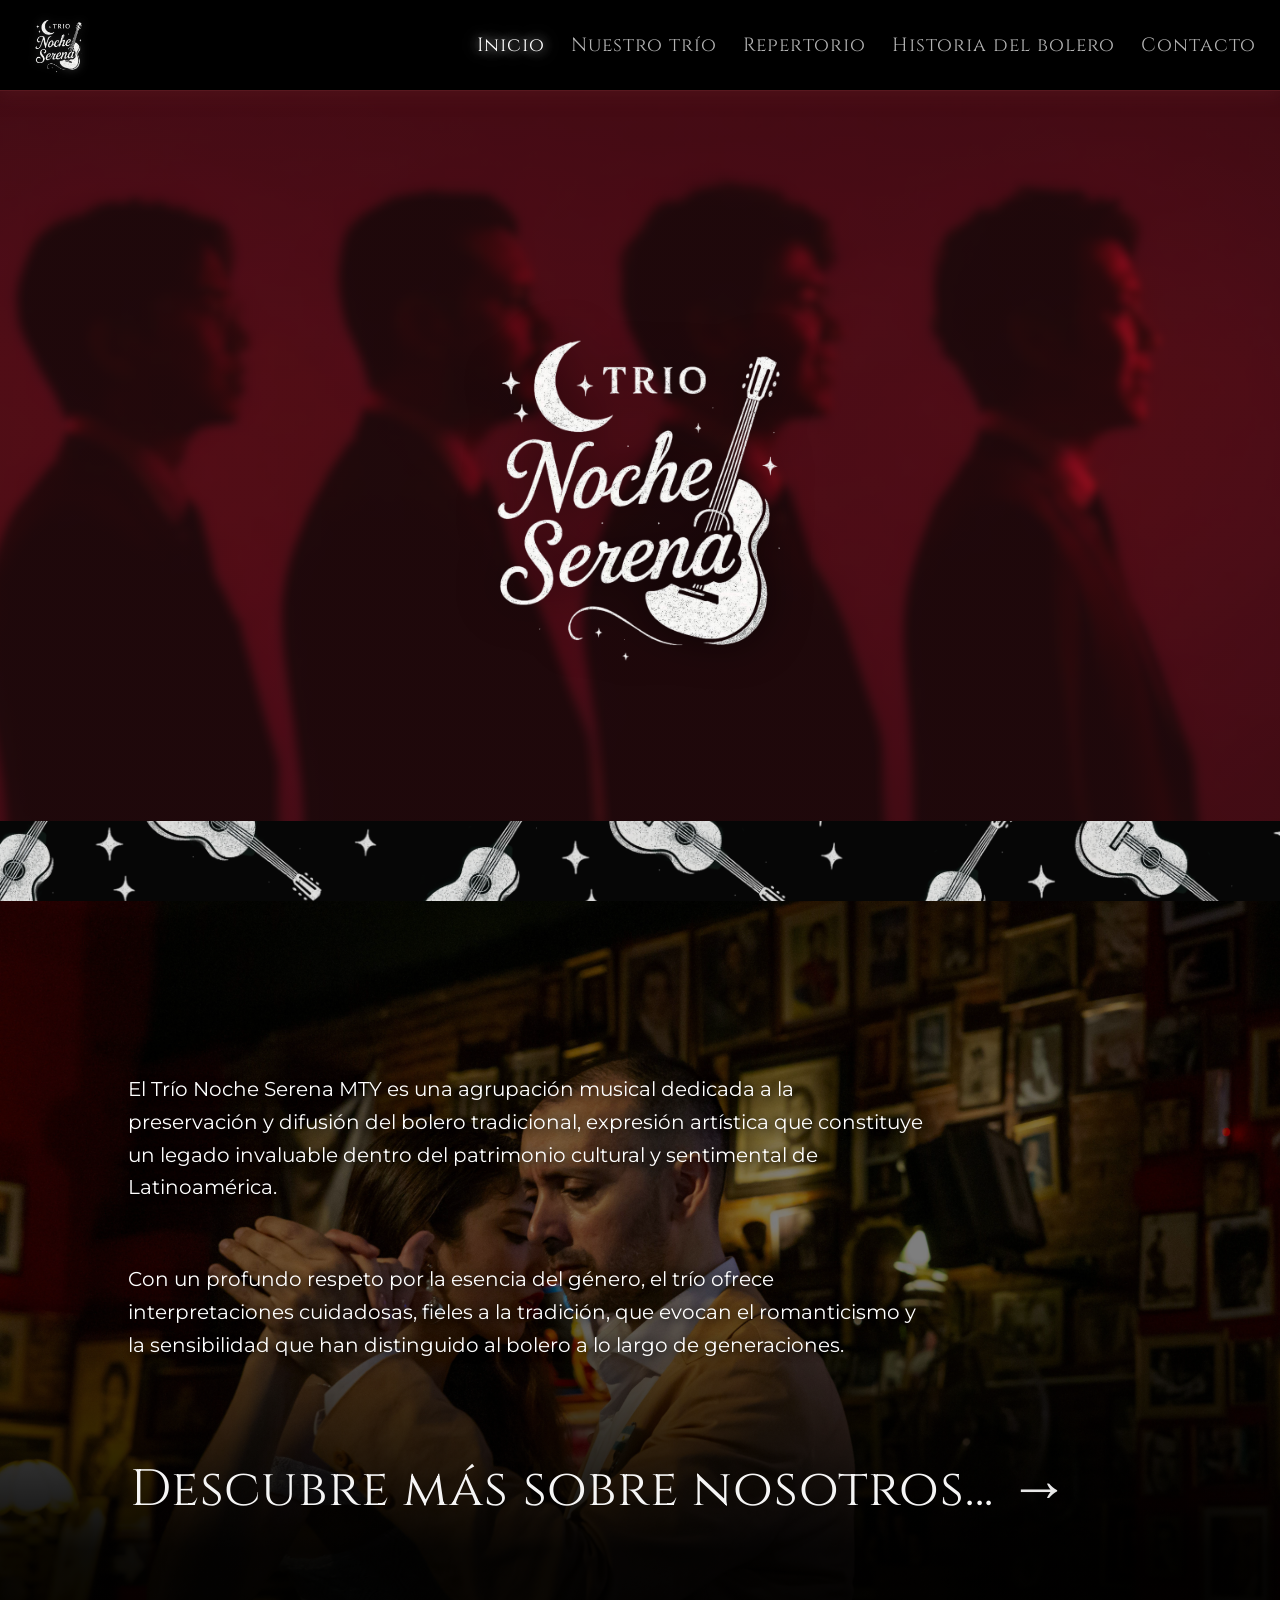
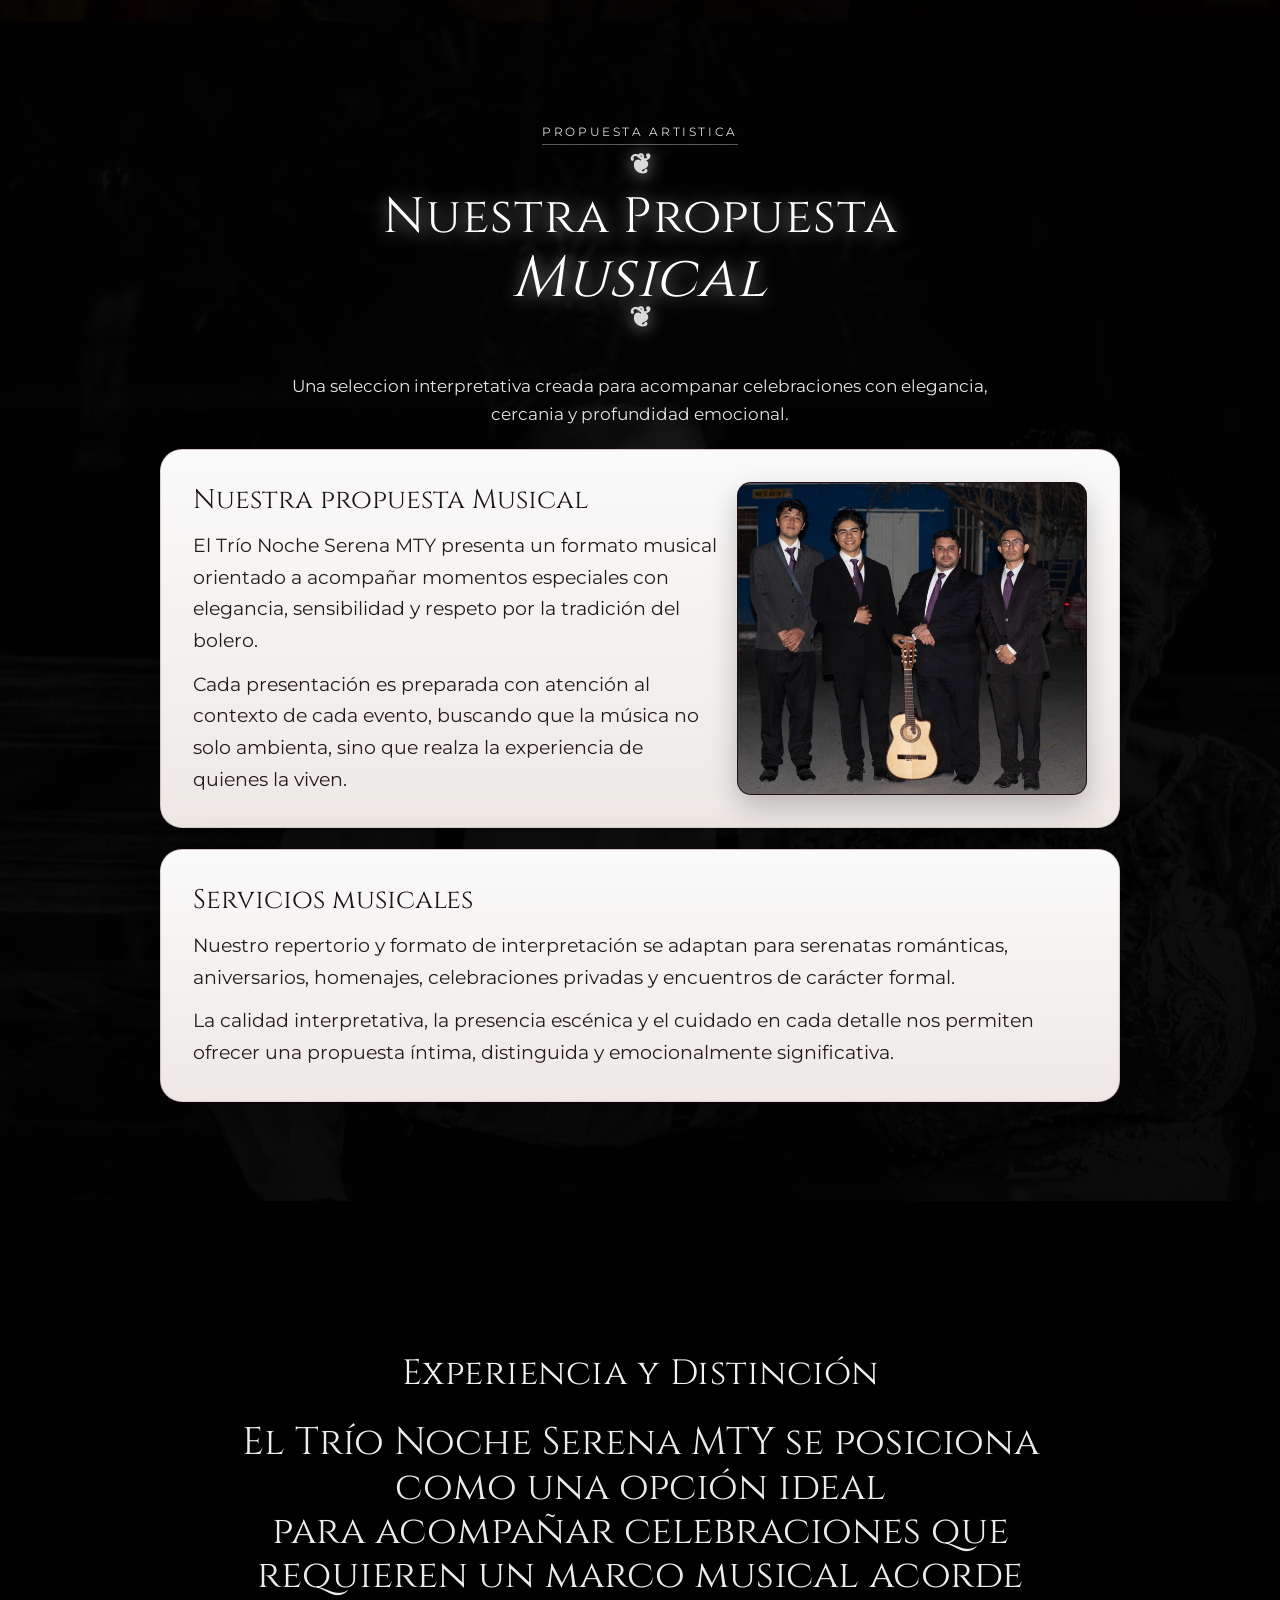
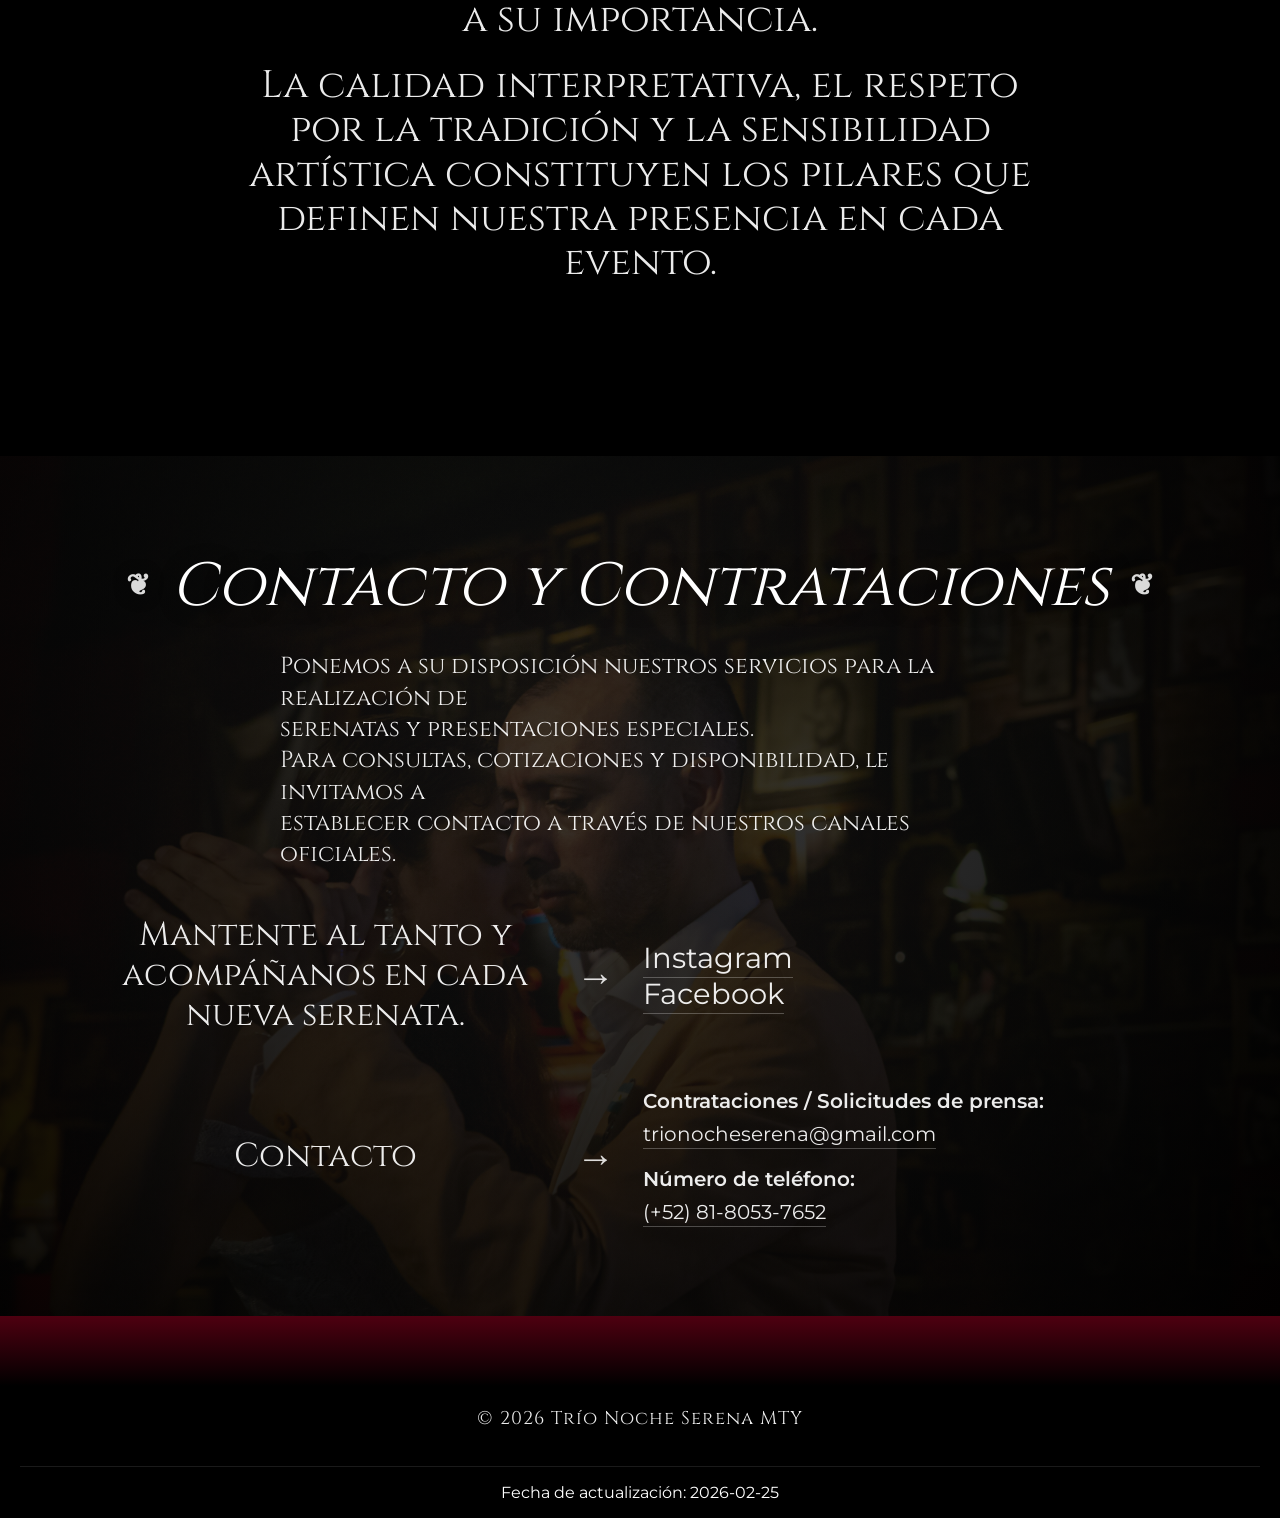
<file: index.html>
<!DOCTYPE html>
<html lang="es">
<head>
    <meta charset="UTF-8">
    <meta name="viewport" content="width=device-width, initial-scale=1.0">
    <title>Noche Serena Monterrey</title>

    <!-- Google tag (gtag.js) -->
<script async src="https://www.googletagmanager.com/gtag/js?id=G-21G6TG2C4Y"></script>
<script>
  window.dataLayer = window.dataLayer || [];
  function gtag(){dataLayer.push(arguments);}
  gtag('js', new Date());

  gtag('config', 'G-21G6TG2C4Y');
</script>
    <!-- Fuentes -->
    <link href="https://fonts.googleapis.com/css2?family=Cinzel:wght@400;700&family=Montserrat:wght@300;400;600&display=swap" rel="stylesheet">
    
    <!-- CSS -->
    <link rel="stylesheet" href="css/styles.css?v=20260315">
    
    <!-- JS -->
    <script src="js/app.js?v=20260315" defer></script>
</head>

<body>

<!-- ================= HEADER ================= -->
<header>
  <nav class="banner" aria-label="Menú principal">
    
    <!-- LOGO -->
    <a class="logo" href="#inicio">
      <img src="img/elementos/logosinfondo.png" alt="Noche Serena Logo">
    </a>
    
        <!-- BOTÓN MENÚ MÓVIL -->
        <button class="menu-toggle" aria-label="Abrir menú" aria-expanded="false" aria-controls="main-menu">
            <span class="bar"></span>
            <span class="bar"></span>
            <span class="bar"></span>
          </button>
          
        <!-- MENÚ -->
        <ul id="main-menu" class="nav-links">
          
          <li>
            <a href="#inicio"
                   class="active"
                   onclick="gtag('event','click_inicio',{event_category:'menu',event_label:'header'});">
                   Inicio
                  </a>
                </li>
                
                        <li>
                            <a href="nosotros/"
                                 onclick="gtag('event','click_sobre_nosotros',{event_category:'menu',event_label:'header'});">
                                 Nuestro trío
                            </a>
                        </li>
          
            <li>
              <a href="repertorio/"
                   onclick="gtag('event','click_repertorio',{event_category:'menu',event_label:'header'});">
                   Repertorio
                  </a>
            </li>

            <li>
                <a href="historia/"
                   onclick="gtag('event','click_historia',{event_category:'menu',event_label:'header'});">
                   Historia del bolero
                </a>
            </li>

            <li>
              <a href="#contacto"
              onclick="gtag('event','click_contacto',{event_category:'menu',event_label:'header'});">
                   Contacto
                </a>
            </li>

        </ul>

    </nav>
</header>

<main class="main-contenido">

    <!-- HERO -->
    <section id="inicio" class="hero">

        <div class="hero-content">
            <img src="img/elementos/logosinfondo.png" alt="Logo Noche Serena" class="hero-logo">
        </div>

        <div class="mini-banner-separator">
            <img src="img/fondos/mini banner.png" alt="Separador de guitarras">
        </div>

    </section>

    <!-- HISTORIA -->
    <section id="sobre" class="historia">

        <div class="historia-container">

            <p class="historia-texto">
                El Trío Noche Serena MTY es una agrupación musical dedicada a la preservación y difusión 
                del bolero tradicional, expresión artística que constituye un legado invaluable dentro del 
                patrimonio cultural y sentimental de Latinoamérica.
            </p>

            <br>

            <p class="historia-texto">
                Con un profundo respeto por la esencia del género, el trío ofrece interpretaciones cuidadosas,
                fieles a la tradición, que evocan el romanticismo y la sensibilidad que han distinguido al 
                bolero a lo largo de generaciones.
            </p>

            <div class="cta-descubre">
                <a href="nosotros/"
                   class="btn-descubre cine"
                   onclick="gtag('event','click_descubre_historia',{event_category:'cta',event_label:'historia'});">
                    Descubre más 
                    <span class="italica">sobre nosotros...</span>
                    <span class="flecha">→</span>
                </a>
            </div>

        </div>

    </section>


    <!-- PROPUESTA MUSICAL -->
    <section id="musica" class="propuesta">

        <div class="propuesta-overlay"></div>

        <div class="propuesta-content">

                        <p class="propuesta-kicker">Propuesta Artistica</p>

            <h2 class="propuesta-title">
                <span class="ornamento left">❦</span>
                <span class="title-top">Nuestra Propuesta</span>
                <span class="title-bottom">Musical</span>
                <span class="ornamento right">❦</span>
            </h2>

                        <p class="propuesta-subtitle">
                            Una seleccion interpretativa creada para acompanar celebraciones con elegancia,
                            cercania y profundidad emocional.
                        </p>

            <div class="propuesta-cards">
                <article class="propuesta-card propuesta-card-media reveal">
                    <div class="propuesta-card-copy">
                        <h3>Nuestra propuesta Musical</h3>
                        <p>
                            El Trío Noche Serena MTY presenta un formato musical orientado a
                            acompañar momentos especiales con elegancia, sensibilidad y respeto
                            por la tradición del bolero.
                        </p>
                        <p>
                            Cada presentación es preparada con atención al contexto de cada evento,
                            buscando que la música no solo ambienta, sino que realza la experiencia
                            de quienes la viven.
                        </p>
                    </div>

                    <div class="propuesta-card-bubble">
                        <img src="img/imagenes_apoyo/integrantes_de_pie.jpeg" alt="Integrantes del Trío Noche Serena MTY">
                    </div>
                </article>

                <article class="propuesta-card reveal">
                    <h3>Servicios musicales</h3>
                    <p>
                        Nuestro repertorio y formato de interpretación se adaptan para serenatas
                        románticas, aniversarios, homenajes, celebraciones privadas y encuentros
                        de carácter formal.
                    </p>
                    <p>
                        La calidad interpretativa, la presencia escénica y el cuidado en cada detalle
                        nos permiten ofrecer una propuesta íntima, distinguida y emocionalmente
                        significativa.
                    </p>
                </article>
            </div>

        </div>

    </section>


    <!-- EXPERIENCIA -->
    <section id="experiencia" class="bloque-cita">

        <div class="bloque-cita-inner">

            <h2 class="bloque-cita-titulo">
                Experiencia y Distinción
            </h2>

            <p class="bloque-cita-texto">
                El Trío Noche Serena MTY se posiciona como una opción ideal<br>
                para acompañar celebraciones que<br>
                requieren un marco musical acorde<br>
                a su importancia.
            </p>

            <p class="bloque-cita-texto">
                La calidad interpretativa, el respeto<br>
                por la tradición y la sensibilidad<br>
                artística constituyen los pilares que<br>
                definen nuestra presencia en cada<br>
                evento.
            </p>

        </div>

    </section>


    <!-- CONTACTO -->
    <section id="contacto" class="contacto">
        <div class="contacto-overlay"></div>

        <div class="contacto-inner">
            <h2 class="contacto-title">
                <span class="orn left" aria-hidden="true">❦</span>
                <span class="title-text">Contacto y Contrataciones</span>
                <span class="orn right" aria-hidden="true">❦</span>
            </h2>

            <p class="contacto-lead">
                Ponemos a su disposición nuestros servicios para la realización de<br>
                serenatas y presentaciones especiales.<br>
                Para consultas, cotizaciones y disponibilidad, le invitamos a<br>
                establecer contacto a través de nuestros canales oficiales.
            </p>

            <div class="contacto-grid">

                <!-- BLOQUE 1 -->
                <div class="contacto-row">
                    <div class="contacto-left">
                        Mantente al tanto y<br>
                        acompáñanos en cada<br>
                        nueva serenata.
                    </div>

                    <div class="contacto-arrow" aria-hidden="true">→</div>

                    <div class="contacto-right">
                        <a class="contacto-link"
                           href="https://www.instagram.com/trionocheserena/"
                           target="_blank"
                           rel="noopener"
                           onclick="gtag('event','click_instagram_contacto',{event_category:'redes',event_label:'seccion_contacto'});">
                           Instagram
                        </a><br>

                        <a class="contacto-link"
                           href="https://www.facebook.com/profile.php?id=61588191245261"
                           target="_blank"
                           rel="noopener"
                           onclick="gtag('event','click_facebook_contacto',{event_category:'redes',event_label:'seccion_contacto'});">
                           Facebook
                        </a>
                    </div>
                </div>

                <!-- BLOQUE 2 -->
                <div class="contacto-row">
                    <div class="contacto-left">
                        Contacto
                    </div>

                    <div class="contacto-arrow" aria-hidden="true">→</div>

                    <div class="contacto-right small">
                        <div class="contacto-bold">Contrataciones / Solicitudes de prensa:</div>
                        <a class="contacto-link"
                           href="mailto:trionocheserena@gmail.com"
                           onclick="gtag('event','click_email',{event_category:'contacto',event_label:'seccion_contacto'});">
                           trionocheserena@gmail.com
                        </a>

                        <div class="spacer"></div>

                        <div class="contacto-bold">Número de teléfono:</div>
                        <a class="contacto-link"
                           href="tel:+528180537652"
                           onclick="gtag('event','click_telefono',{event_category:'contacto',event_label:'seccion_contacto'});">
                           (+52) 81-8053-7652
                        </a>
                    </div>
                </div>

            </div>
        </div>
    </section>

</main>

<!-- FOOTER -->
<footer class="footer">

  <div class="footer-content">

    <div class="footer-social">
      <a href="https://www.instagram.com/trionocheserena/"
         target="_blank"
         aria-label="Instagram"
         onclick="gtag('event','click_instagram_footer',{event_category:'redes',event_label:'footer'});">
        <i class="fab fa-instagram"></i>
      </a>

      <a href="https://www.facebook.com/profile.php?id=61588191245261"
         target="_blank"
         aria-label="Facebook"
         onclick="gtag('event','click_facebook_footer',{event_category:'redes',event_label:'footer'});">
        <i class="fab fa-facebook-f"></i>
      </a>

      <a href="https://wa.me/528180537652"
         target="_blank"
         aria-label="WhatsApp"
         onclick="gtag('event','click_whatsapp_footer',{event_category:'contacto',event_label:'footer'});">
        <i class="fab fa-whatsapp"></i>
      </a>
    </div>

    <p class="footer-copy">
      © 2026 Trío Noche Serena MTY
    </p>

  </div>

  <div class="footer-bottom">
      <p>Fecha de actualización: 2026-02-25</p>
    </div>

</footer>
</body>
</html>
</file>
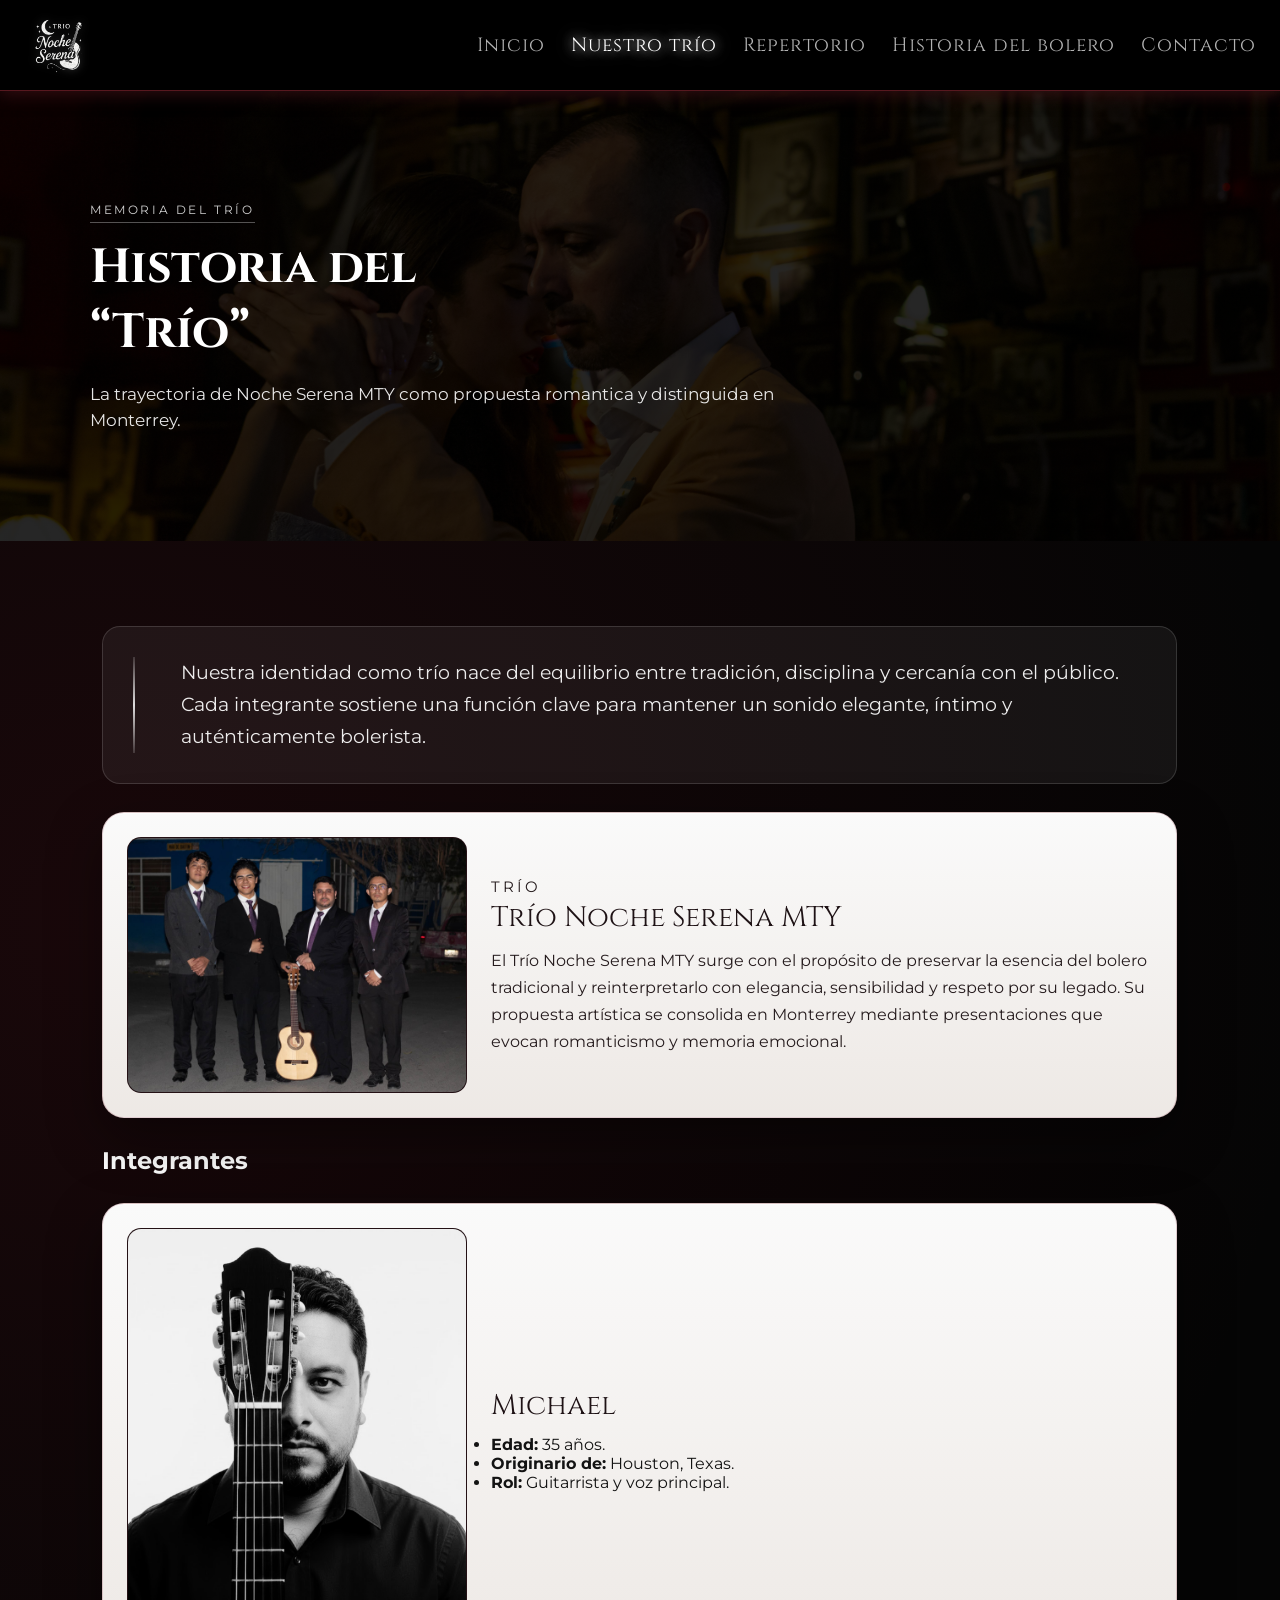
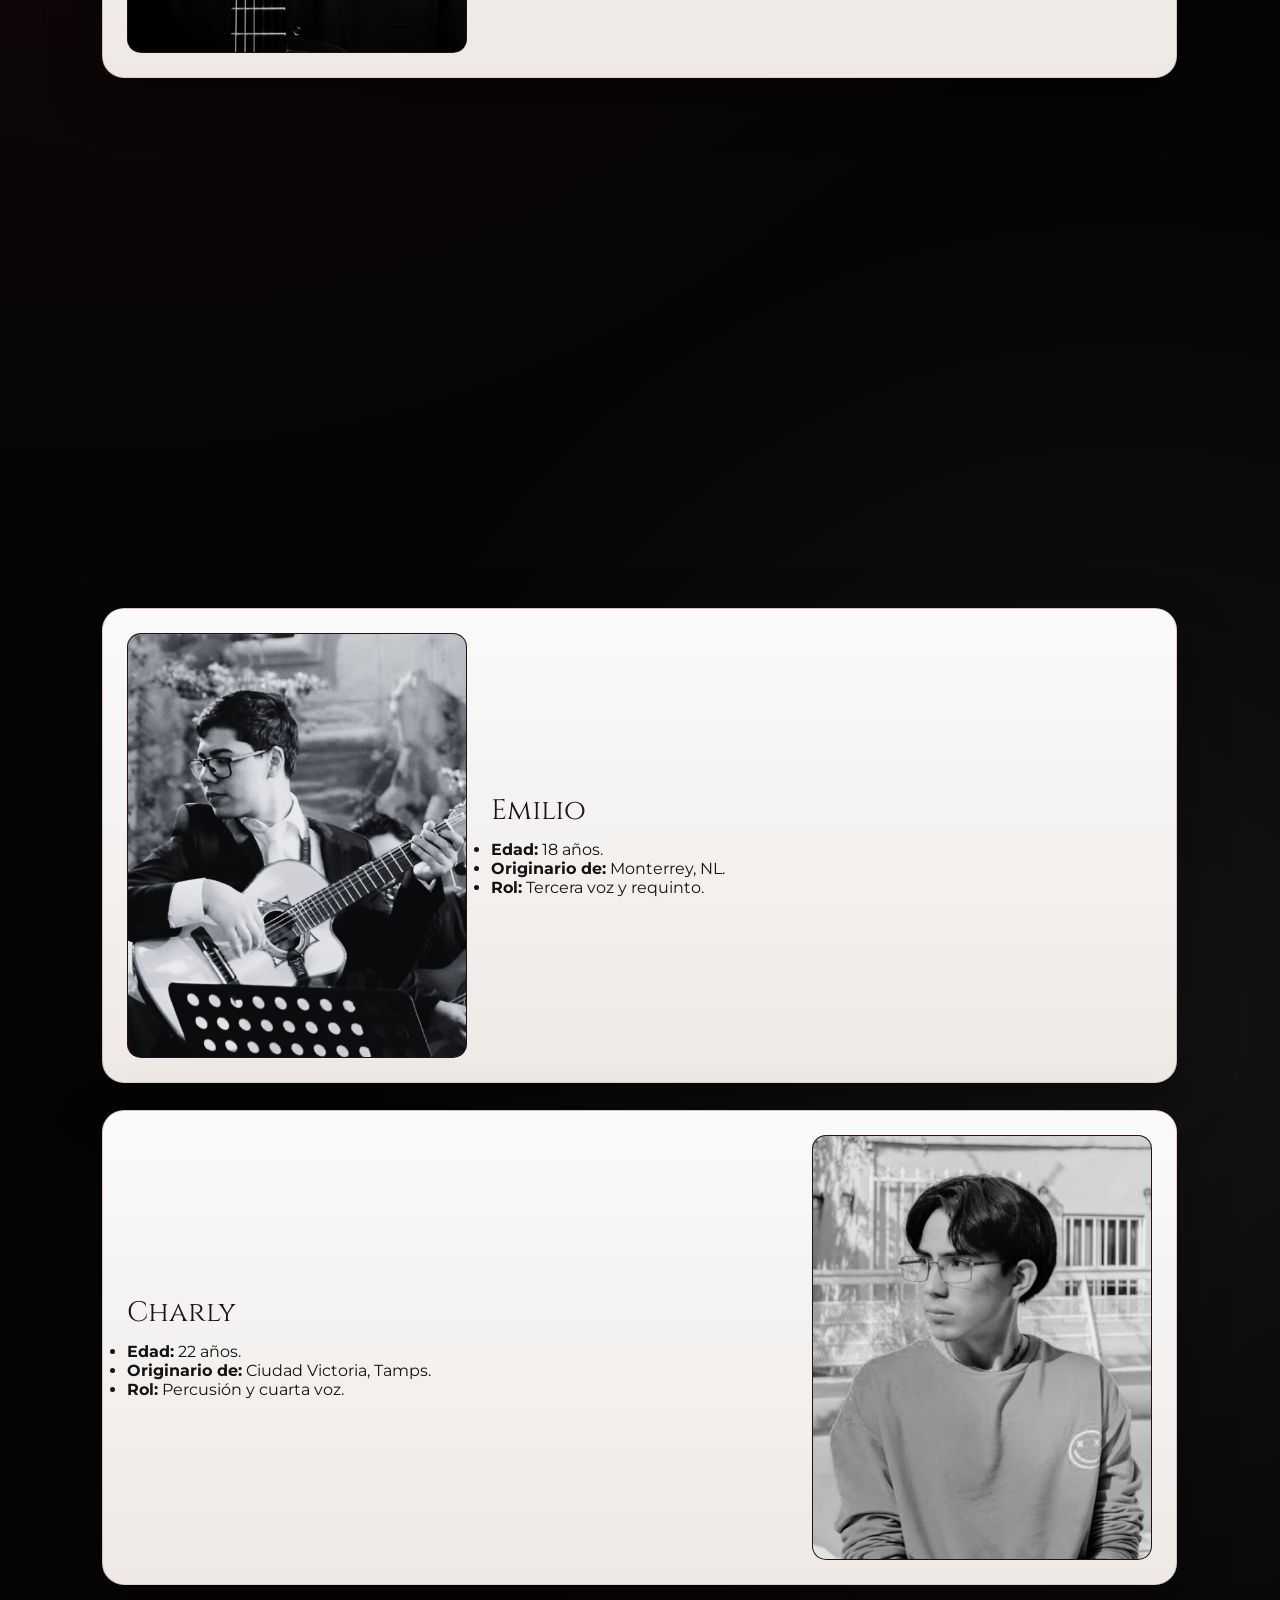
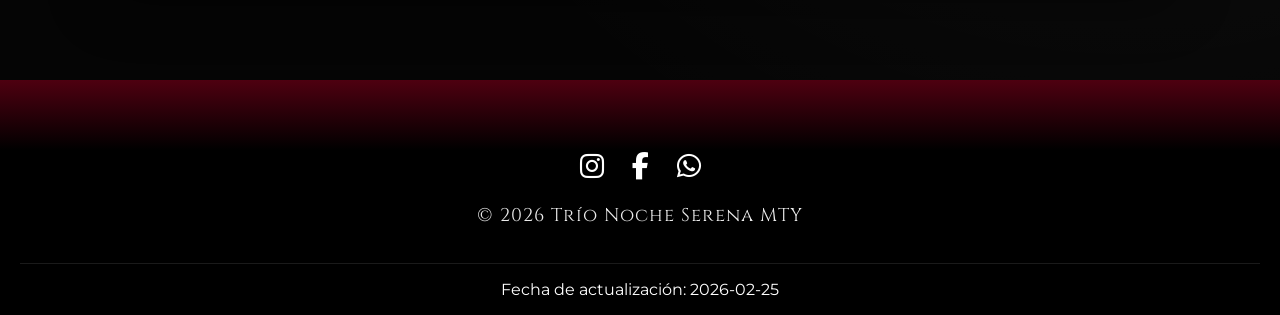
<file: nosotros/index.html>
<!DOCTYPE html>
<html lang="es">
<head>
    <meta charset="UTF-8">
    <meta name="viewport" content="width=device-width, initial-scale=1.0">
    <title>Sobre Nosotros | Noche Serena MTY</title>

    <!-- Fuentes -->
    <link href="https://fonts.googleapis.com/css2?family=Cinzel:wght@400;700&family=Montserrat:wght@300;400;600&display=swap" rel="stylesheet">
    <link rel="stylesheet" href="https://cdnjs.cloudflare.com/ajax/libs/font-awesome/6.5.0/css/all.min.css">
    <!-- CSS -->
    <link rel="stylesheet" href="../css/styles.css?v=20260315">

    <!-- JS -->
    <script src="../js/app.js?v=20260315" defer></script>
</head>

<body>

<!-- ================= HEADER ================= -->
<header>
    <nav class="banner">

        <a class="logo" href="../#inicio">
            <img src="../img/elementos/logosinfondo.png" alt="Noche Serena Logo">
        </a>

        <button class="menu-toggle" aria-label="Abrir menú" aria-expanded="false" aria-controls="main-menu">
            <span class="bar"></span>
            <span class="bar"></span>
            <span class="bar"></span>
        </button>

        <ul id="main-menu" class="nav-links">
            <li><a href="../#inicio">Inicio</a></li>
          <li><a href="../nosotros/" class="active">Nuestro trío</a></li>
            <li><a href="../repertorio/">Repertorio</a></li>
          <li><a href="../historia/">Historia del bolero</a></li>
            <li><a href="../#contacto">Contacto</a></li>
        </ul>

    </nav>
</header>

<!-- ================= CONTENIDO ================= -->
<main class="main-con-bordes">

    <!-- HERO HISTORIA -->
    <section class="hero-historia">
      <div class="hero-editorial-inner">
        <p class="hero-editorial-kicker">Memoria del Trío</p>
        <h1 class="hero-historia-title">
          Historia del <br> “Trío”
        </h1>
        <p class="hero-editorial-subtitle">
          La trayectoria de Noche Serena MTY como propuesta romantica y distinguida en Monterrey.
        </p>
      </div>
    </section>

  <section class="bolero-section" id="integrantes">
    <div class="bolero-inner">
      <article class="bolero-apertura reveal">
        <div class="bolero-apertura-linea" aria-hidden="true"></div>
        <p>
          Nuestra identidad como trío nace del equilibrio entre tradición, disciplina y cercanía
          con el público. Cada integrante sostiene una función clave para mantener un sonido
          elegante, íntimo y auténticamente bolerista.
        </p>
      </article>

      <article class="bolero-escena reveal">
        <div class="bolero-escena-media">
          <img src="../img/imagenes_apoyo/integrantes_de_pie.jpeg" alt="Trío Noche Serena MTY">
        </div>

        <div class="bolero-escena-copy">
          <p class="bolero-escena-num">TRÍO</p>
          <h2>Trío Noche Serena MTY</h2>
          <p>
            El Trío Noche Serena MTY surge con el propósito de preservar la esencia del bolero
            tradicional y reinterpretarlo con elegancia, sensibilidad y respeto por su legado.
            Su propuesta artística se consolida en Monterrey mediante presentaciones que evocan
            romanticismo y memoria emocional.
          </p>
        </div>
      </article>

      <h2 class="bolero-bloque-titulo">Integrantes</h2>

      <article class="bolero-escena reveal">
        <div class="bolero-escena-media">
          <img src="../img/imagenes_apoyo/michael4.png" alt="Michael">
        </div>

        <div class="bolero-escena-copy">
          <h2>Michael</h2>
          <ul class="bolero-lista">
            <li><strong>Edad:</strong> 35 años.</li>
            <li><strong>Originario de:</strong> Houston, Texas.</li>
            <li><strong>Rol:</strong> Guitarrista y voz principal.</li>
          </ul>
        </div>
      </article>

      <article class="bolero-escena bolero-escena-inversa reveal">
        <div class="bolero-escena-media">
          <img src="../img/imagenes_apoyo/frank 4.png" alt="Frank">
        </div>

        <div class="bolero-escena-copy">
          <h2>Frank</h2>
          <ul class="bolero-lista">
            <li><strong>Edad:</strong> 26 años.</li>
            <li><strong>Originario de:</strong> Monterrey, NL.</li>
            <li><strong>Rol:</strong> Segunda voz y armonía.</li>
          </ul>
        </div>
      </article>

      <article class="bolero-escena reveal">
        <div class="bolero-escena-media">
          <img src="../img/imagenes_apoyo/emilio4.png" alt="Emilio">
        </div>

        <div class="bolero-escena-copy">
          <h2>Emilio</h2>
          <ul class="bolero-lista">
            <li><strong>Edad:</strong> 18 años.</li>
            <li><strong>Originario de:</strong> Monterrey, NL.</li>
            <li><strong>Rol:</strong> Tercera voz y requinto.</li>
          </ul>
        </div>
      </article>

      <article class="bolero-escena bolero-escena-inversa reveal">
        <div class="bolero-escena-media">
          <img src="../img/imagenes_apoyo/charly4.png" alt="Charly">
        </div>

        <div class="bolero-escena-copy">
          <h2>Charly</h2>
          <ul class="bolero-lista">
            <li><strong>Edad:</strong> 22 años.</li>
            <li><strong>Originario de:</strong> Ciudad Victoria, Tamps.</li>
            <li><strong>Rol:</strong> Percusión y cuarta voz.</li>
          </ul>
        </div>
      </article>
    </div>
  </section>

</main>

<!-- ================= FOOTER ================= -->
<footer class="footer">

  <div class="footer-content">

    <div class="footer-social">
      <a href="https://www.instagram.com/trionocheserena/"
         target="_blank"
         aria-label="Instagram"
         onclick="gtag('event','click_instagram_footer',{event_category:'redes',event_label:'footer'});">
        <i class="fab fa-instagram"></i>
      </a>

      <a href="https://www.facebook.com/profile.php?id=61588191245261"
         target="_blank"
         aria-label="Facebook"
         onclick="gtag('event','click_facebook_footer',{event_category:'redes',event_label:'footer'});">
        <i class="fab fa-facebook-f"></i>
      </a>

      <a href="https://wa.me/528180537652"
         target="_blank"
         aria-label="WhatsApp"
         onclick="gtag('event','click_whatsapp_footer',{event_category:'contacto',event_label:'footer'});">
        <i class="fab fa-whatsapp"></i>
      </a>
    </div>

    <p class="footer-copy">
      © 2026 Trío Noche Serena MTY
    </p>

  </div>
  
  <div class="footer-bottom">
    <p>Fecha de actualización: 2026-02-25</p>
  </div>

</footer>

</body>
</html>
</file>
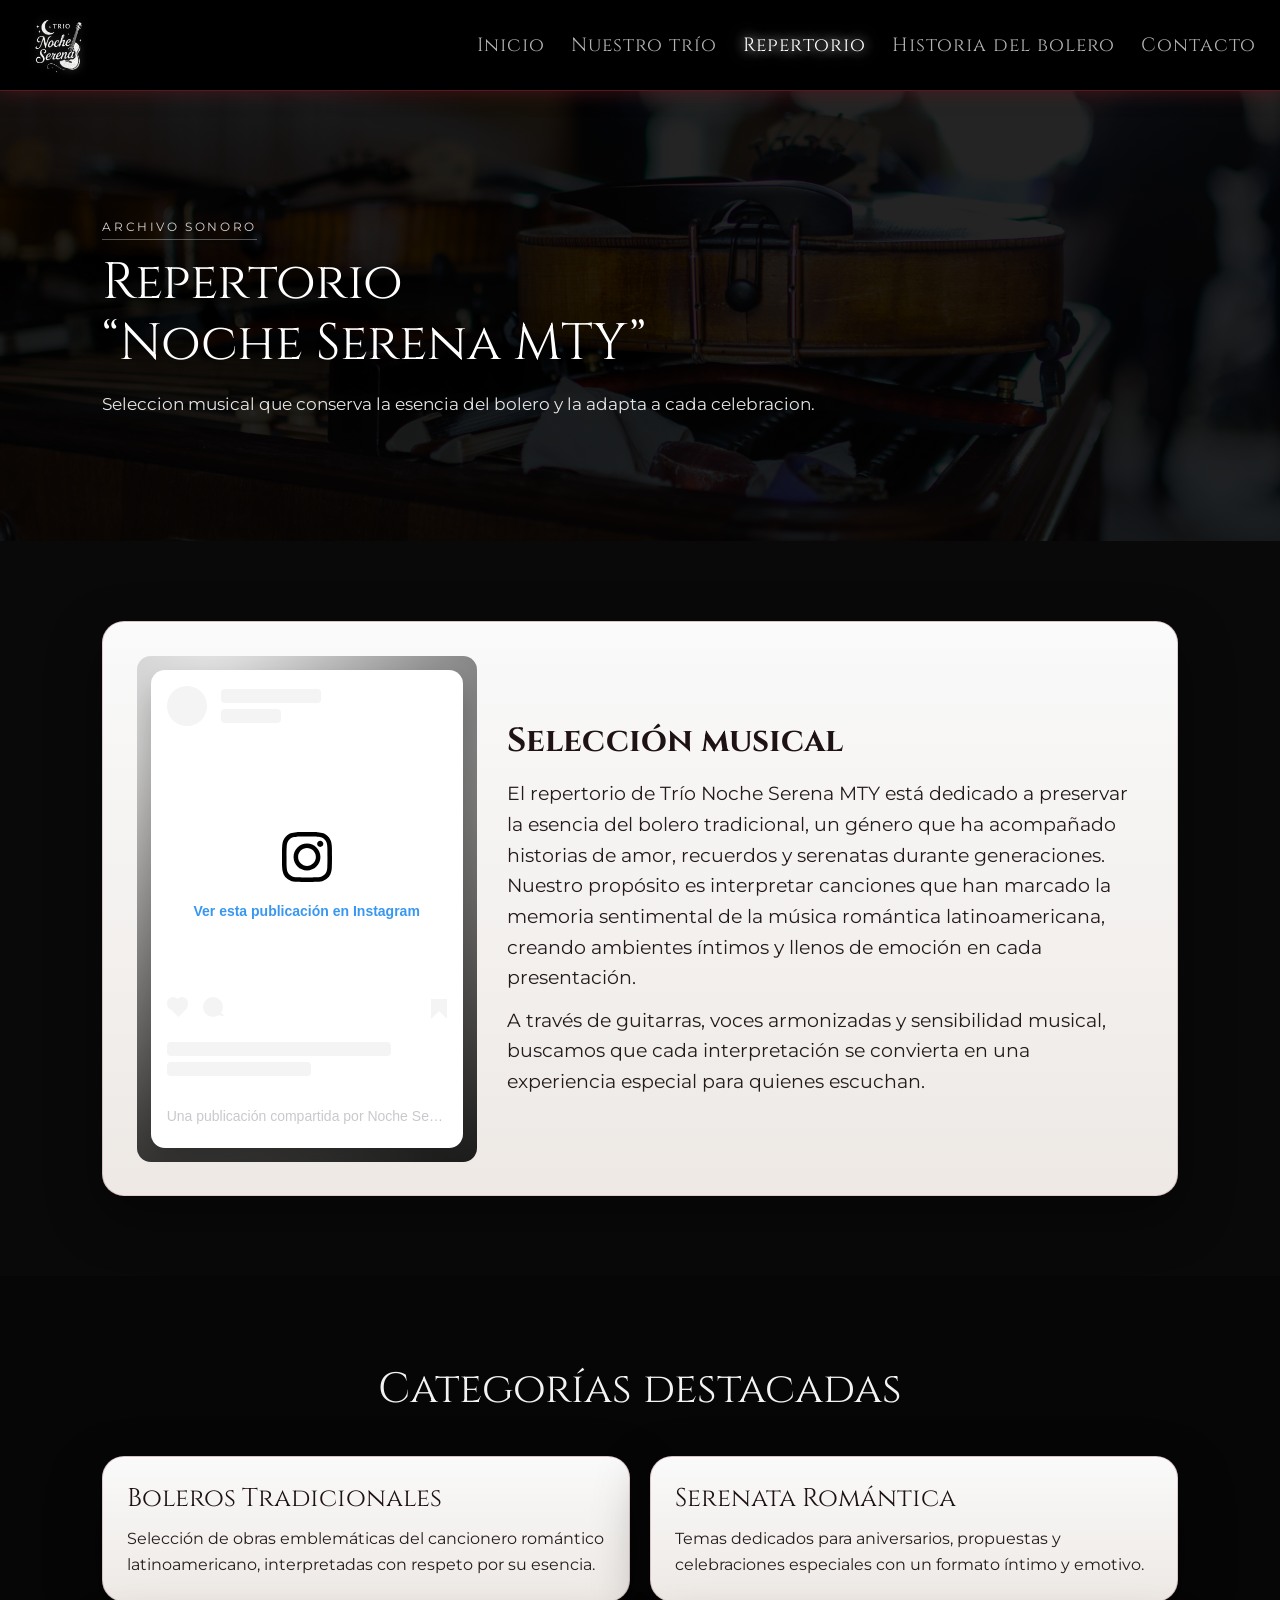
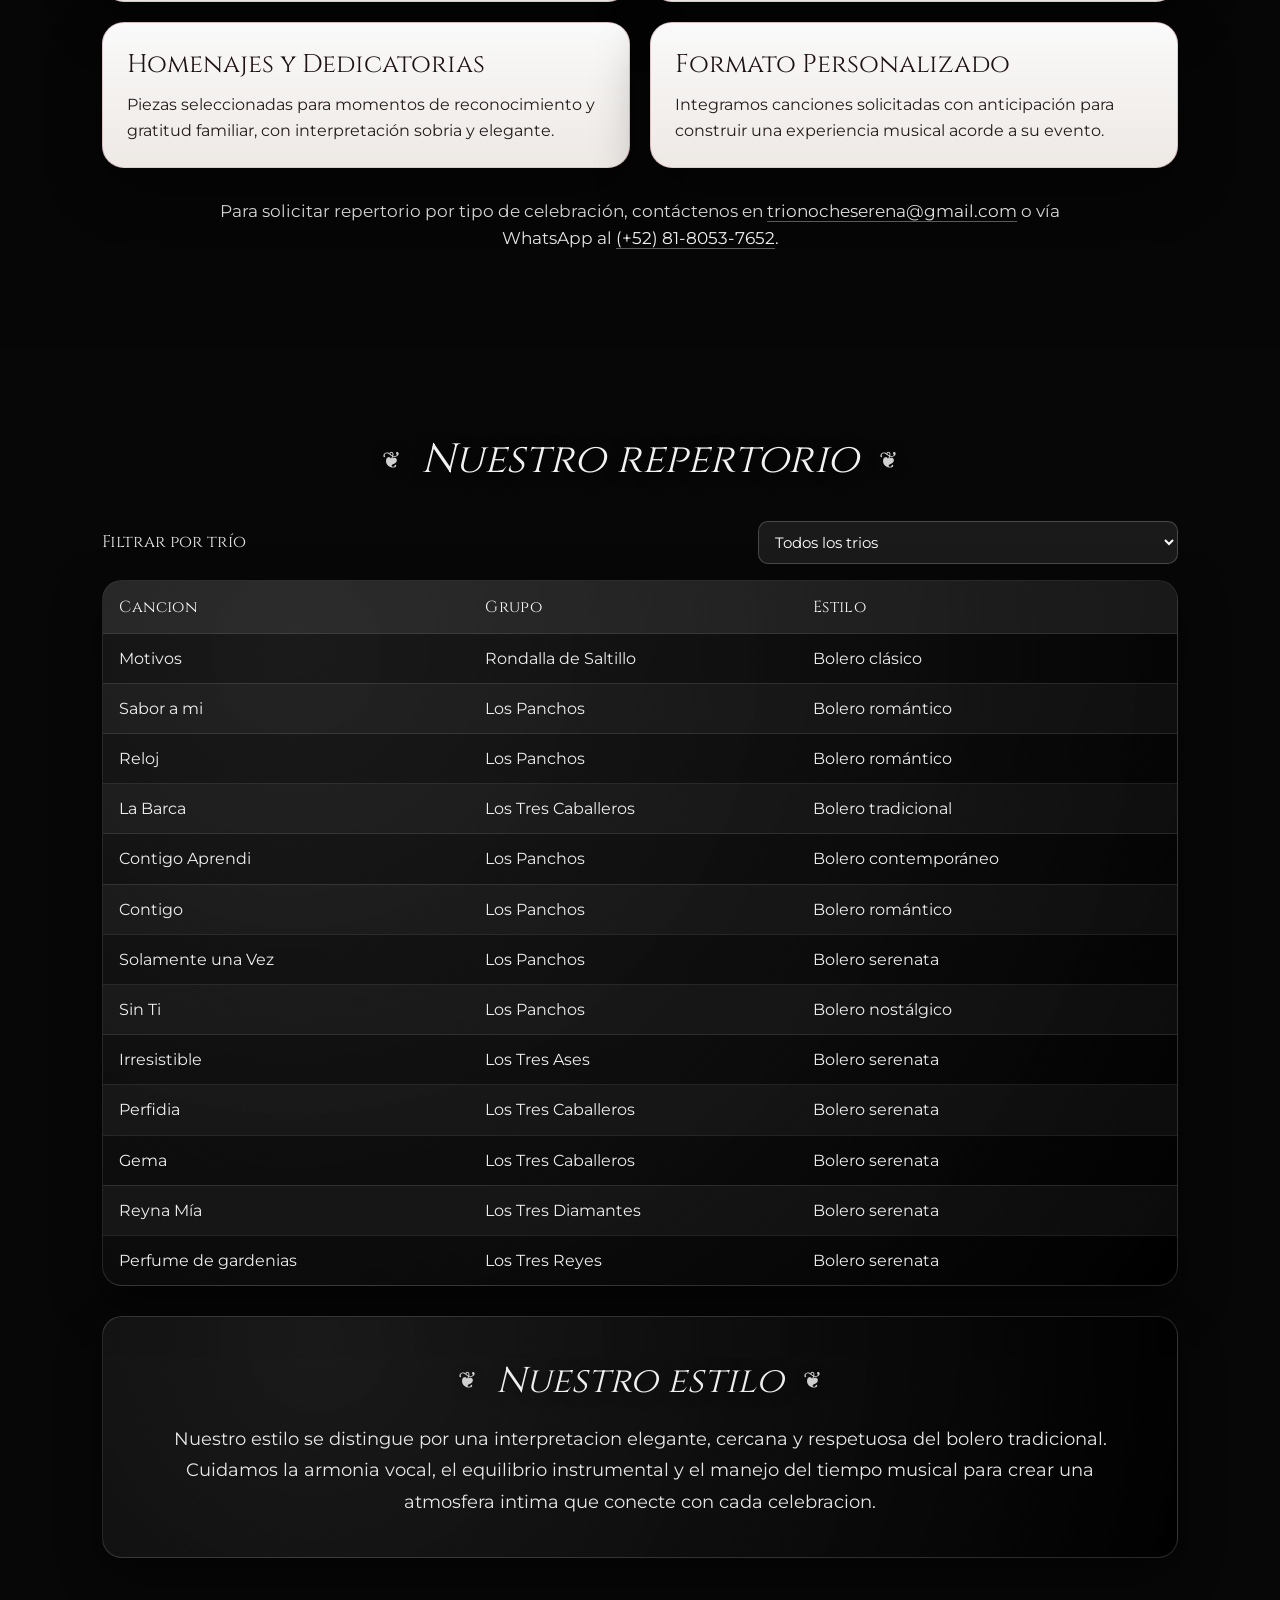
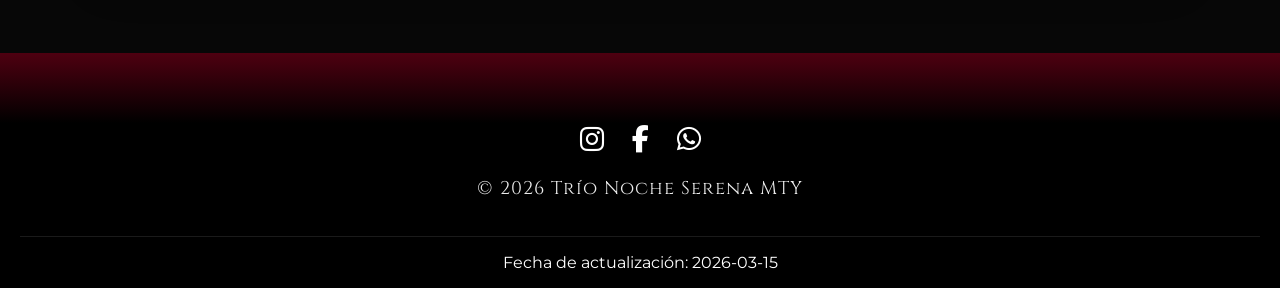
<file: repertorio/index.html>
<!DOCTYPE html>
<html lang="es">
<head>
    <meta charset="UTF-8">
    <meta name="viewport" content="width=device-width, initial-scale=1.0">
    <title>Repertorio | Noche Serena MTY</title>

    <!-- Google tag (gtag.js) -->
    <script async src="https://www.googletagmanager.com/gtag/js?id=G-21G6TG2C4Y"></script>
    <script>
        window.dataLayer = window.dataLayer || [];
        function gtag(){dataLayer.push(arguments);}
        gtag('js', new Date());
        gtag('config', 'G-21G6TG2C4Y');
    </script>

    <!-- Fuentes -->
    <link href="https://fonts.googleapis.com/css2?family=Cinzel:wght@400;700&family=Montserrat:wght@300;400;600&display=swap" rel="stylesheet">
    <link rel="stylesheet" href="https://cdnjs.cloudflare.com/ajax/libs/font-awesome/6.5.0/css/all.min.css">

    <!-- CSS -->
    <link rel="stylesheet" href="../css/styles.css?v=20260315">

    <!-- JS -->
    <script src="../js/app.js?v=20260315" defer></script>
</head>

<body>

<!-- ================= HEADER ================= -->
<header>
    <nav class="banner" aria-label="Menú principal">

        <a class="logo" href="../#inicio">
            <img src="../img/elementos/logosinfondo.png" alt="Noche Serena Logo">
        </a>

        <button class="menu-toggle" aria-label="Abrir menú" aria-expanded="false" aria-controls="main-menu">
            <span class="bar"></span>
            <span class="bar"></span>
            <span class="bar"></span>
        </button>

        <ul id="main-menu" class="nav-links">
            <li><a href="../#inicio">Inicio</a></li>
            <li><a href="../nosotros/">Nuestro trío</a></li>
            <li><a href="../repertorio/" class="active">Repertorio</a></li>
            <li><a href="../historia/">Historia del bolero</a></li>
            <li><a href="../#contacto">Contacto</a></li>
        </ul>

    </nav>
</header>

<!-- ================= CONTENIDO ================= -->
<main class="main-con-bordes">

    <section class="hero-repertorio">
        <div class="hero-editorial-inner">
            <p class="hero-editorial-kicker">Archivo Sonoro</p>
            <h1 class="hero-repertorio-title">
                Repertorio <br> “Noche Serena MTY”
            </h1>
            <p class="hero-editorial-subtitle">
                Seleccion musical que conserva la esencia del bolero y la adapta a cada celebracion.
            </p>
        </div>
    </section>

    <section class="repertorio-intro-section">
        <div class="repertorio-intro-card">
            <div class="repertorio-intro-img">
                <blockquote class="instagram-media" data-instgrm-permalink="https://www.instagram.com/reel/DVtvisSEe7R/?utm_source=ig_embed&amp;utm_campaign=loading" data-instgrm-version="14" style=" background:#FFF; border:0; border-radius:3px; box-shadow:0 0 1px 0 rgba(0,0,0,0.5),0 1px 10px 0 rgba(0,0,0,0.15); margin: 1px; max-width:540px; min-width:326px; padding:0; width:99.375%; width:-webkit-calc(100% - 2px); width:calc(100% - 2px);"><div style="padding:16px;"> <a href="https://www.instagram.com/reel/DVtvisSEe7R/?utm_source=ig_embed&amp;utm_campaign=loading" style=" background:#FFFFFF; line-height:0; padding:0 0; text-align:center; text-decoration:none; width:100%;" target="_blank"> <div style=" display: flex; flex-direction: row; align-items: center;"> <div style="background-color: #F4F4F4; border-radius: 50%; flex-grow: 0; height: 40px; margin-right: 14px; width: 40px;"></div> <div style="display: flex; flex-direction: column; flex-grow: 1; justify-content: center;"> <div style=" background-color: #F4F4F4; border-radius: 4px; flex-grow: 0; height: 14px; margin-bottom: 6px; width: 100px;"></div> <div style=" background-color: #F4F4F4; border-radius: 4px; flex-grow: 0; height: 14px; width: 60px;"></div></div></div><div style="padding: 19% 0;"></div> <div style="display:block; height:50px; margin:0 auto 12px; width:50px;"><svg width="50px" height="50px" viewBox="0 0 60 60" version="1.1" xmlns="https://www.w3.org/2000/svg" xmlns:xlink="https://www.w3.org/1999/xlink"><g stroke="none" stroke-width="1" fill="none" fill-rule="evenodd"><g transform="translate(-511.000000, -20.000000)" fill="#000000"><g><path d="M556.869,30.41 C554.814,30.41 553.148,32.076 553.148,34.131 C553.148,36.186 554.814,37.852 556.869,37.852 C558.924,37.852 560.59,36.186 560.59,34.131 C560.59,32.076 558.924,30.41 556.869,30.41 M541,60.657 C535.114,60.657 530.342,55.887 530.342,50 C530.342,44.114 535.114,39.342 541,39.342 C546.887,39.342 551.658,44.114 551.658,50 C551.658,55.887 546.887,60.657 541,60.657 M541,33.886 C532.1,33.886 524.886,41.1 524.886,50 C524.886,58.899 532.1,66.113 541,66.113 C549.9,66.113 557.115,58.899 557.115,50 C557.115,41.1 549.9,33.886 541,33.886 M565.378,62.101 C565.244,65.022 564.756,66.606 564.346,67.663 C563.803,69.06 563.154,70.057 562.106,71.106 C561.058,72.155 560.06,72.803 558.662,73.347 C557.607,73.757 556.021,74.244 553.102,74.378 C549.944,74.521 548.997,74.552 541,74.552 C533.003,74.552 532.056,74.521 528.898,74.378 C525.979,74.244 524.393,73.757 523.338,73.347 C521.94,72.803 520.942,72.155 519.894,71.106 C518.846,70.057 518.197,69.06 517.654,67.663 C517.244,66.606 516.755,65.022 516.623,62.101 C516.479,58.943 516.448,57.996 516.448,50 C516.448,42.003 516.479,41.056 516.623,37.899 C516.755,34.978 517.244,33.391 517.654,32.338 C518.197,30.938 518.846,29.942 519.894,28.894 C520.942,27.846 521.94,27.196 523.338,26.654 C524.393,26.244 525.979,25.756 528.898,25.623 C532.057,25.479 533.004,25.448 541,25.448 C548.997,25.448 549.943,25.479 553.102,25.623 C556.021,25.756 557.607,26.244 558.662,26.654 C560.06,27.196 561.058,27.846 562.106,28.894 C563.154,29.942 563.803,30.938 564.346,32.338 C564.756,33.391 565.244,34.978 565.378,37.899 C565.522,41.056 565.552,42.003 565.552,50 C565.552,57.996 565.522,58.943 565.378,62.101 M570.82,37.631 C570.674,34.438 570.167,32.258 569.425,30.349 C568.659,28.377 567.633,26.702 565.965,25.035 C564.297,23.368 562.623,22.342 560.652,21.575 C558.743,20.834 556.562,20.326 553.369,20.18 C550.169,20.033 549.148,20 541,20 C532.853,20 531.831,20.033 528.631,20.18 C525.438,20.326 523.257,20.834 521.349,21.575 C519.376,22.342 517.703,23.368 516.035,25.035 C514.368,26.702 513.342,28.377 512.574,30.349 C511.834,32.258 511.326,34.438 511.181,37.631 C511.035,40.831 511,41.851 511,50 C511,58.147 511.035,59.17 511.181,62.369 C511.326,65.562 511.834,67.743 512.574,69.651 C513.342,71.625 514.368,73.296 516.035,74.965 C517.703,76.634 519.376,77.658 521.349,78.425 C523.257,79.167 525.438,79.673 528.631,79.82 C531.831,79.965 532.853,80.001 541,80.001 C549.148,80.001 550.169,79.965 553.369,79.82 C556.562,79.673 558.743,79.167 560.652,78.425 C562.623,77.658 564.297,76.634 565.965,74.965 C567.633,73.296 568.659,71.625 569.425,69.651 C570.167,67.743 570.674,65.562 570.82,62.369 C570.966,59.17 571,58.147 571,50 C571,41.851 570.966,40.831 570.82,37.631"></path></g></g></g></svg></div><div style="padding-top: 8px;"> <div style=" color:#3897f0; font-family:Arial,sans-serif; font-size:14px; font-style:normal; font-weight:550; line-height:18px;">Ver esta publicación en Instagram</div></div><div style="padding: 12.5% 0;"></div> <div style="display: flex; flex-direction: row; margin-bottom: 14px; align-items: center;"><div> <div style="background-color: #F4F4F4; border-radius: 50%; height: 12.5px; width: 12.5px; transform: translateX(0px) translateY(7px);"></div> <div style="background-color: #F4F4F4; height: 12.5px; transform: rotate(-45deg) translateX(3px) translateY(1px); width: 12.5px; flex-grow: 0; margin-right: 14px; margin-left: 2px;"></div> <div style="background-color: #F4F4F4; border-radius: 50%; height: 12.5px; width: 12.5px; transform: translateX(9px) translateY(-18px);"></div></div><div style="margin-left: 8px;"> <div style=" background-color: #F4F4F4; border-radius: 50%; flex-grow: 0; height: 20px; width: 20px;"></div> <div style=" width: 0; height: 0; border-top: 2px solid transparent; border-left: 6px solid #f4f4f4; border-bottom: 2px solid transparent; transform: translateX(16px) translateY(-4px) rotate(30deg)"></div></div><div style="margin-left: auto;"> <div style=" width: 0px; border-top: 8px solid #F4F4F4; border-right: 8px solid transparent; transform: translateY(16px);"></div> <div style=" background-color: #F4F4F4; flex-grow: 0; height: 12px; width: 16px; transform: translateY(-4px);"></div> <div style=" width: 0; height: 0; border-top: 8px solid #F4F4F4; border-left: 8px solid transparent; transform: translateY(-4px) translateX(8px);"></div></div></div> <div style="display: flex; flex-direction: column; flex-grow: 1; justify-content: center; margin-bottom: 24px;"> <div style=" background-color: #F4F4F4; border-radius: 4px; flex-grow: 0; height: 14px; margin-bottom: 6px; width: 224px;"></div> <div style=" background-color: #F4F4F4; border-radius: 4px; flex-grow: 0; height: 14px; width: 144px;"></div></div></a><p style=" color:#c9c8cd; font-family:Arial,sans-serif; font-size:14px; line-height:17px; margin-bottom:0; margin-top:8px; overflow:hidden; padding:8px 0 7px; text-align:center; text-overflow:ellipsis; white-space:nowrap;"><a href="https://www.instagram.com/reel/DVtvisSEe7R/?utm_source=ig_embed&amp;utm_campaign=loading" style=" color:#c9c8cd; font-family:Arial,sans-serif; font-size:14px; font-style:normal; font-weight:normal; line-height:17px; text-decoration:none;" target="_blank">Una publicación compartida por Noche Serena MTY (@trionocheserena)</a></p></div></blockquote>
<script async src="https://www.instagram.com/embed.js"></script>
            </div>

            <div class="repertorio-intro-text">
                <h2>Selección musical</h2>
                <p>
                    El repertorio de Trío Noche Serena MTY está dedicado a preservar la esencia del bolero
                    tradicional, un género que ha acompañado historias de amor, recuerdos y serenatas durante
                    generaciones. Nuestro propósito es interpretar canciones que han marcado la memoria
                    sentimental de la música romántica latinoamericana, creando ambientes íntimos y llenos de
                    emoción en cada presentación.
                </p>
                <p>
                    A través de guitarras, voces armonizadas y sensibilidad musical, buscamos que cada
                    interpretación se convierta en una experiencia especial para quienes escuchan.
                </p>
            </div>
        </div>
    </section>

    <section class="repertorio-grid-section">
        <div class="repertorio-grid-inner">
            <h2 class="repertorio-grid-title">Categorías destacadas</h2>

            <div class="repertorio-grid">
                <article class="repertorio-card reveal">
                    <h3>Boleros Tradicionales</h3>
                    <p>
                        Selección de obras emblemáticas del cancionero romántico
                        latinoamericano, interpretadas con respeto por su esencia.
                    </p>
                </article>

                <article class="repertorio-card reveal">
                    <h3>Serenata Romántica</h3>
                    <p>
                        Temas dedicados para aniversarios, propuestas y celebraciones
                        especiales con un formato íntimo y emotivo.
                    </p>
                </article>

                <article class="repertorio-card reveal">
                    <h3>Homenajes y Dedicatorias</h3>
                    <p>
                        Piezas seleccionadas para momentos de reconocimiento y
                        gratitud familiar, con interpretación sobria y elegante.
                    </p>
                </article>

                <article class="repertorio-card reveal">
                    <h3>Formato Personalizado</h3>
                    <p>
                        Integramos canciones solicitadas con anticipación para
                        construir una experiencia musical acorde a su evento.
                    </p>
                </article>
            </div>

            <p class="repertorio-nota">
                Para solicitar repertorio por tipo de celebración, contáctenos en
                <a href="mailto:trionocheserena@gmail.com">trionocheserena@gmail.com</a>
                o vía WhatsApp al <a href="https://wa.me/528180537652" target="_blank" rel="noopener">(+52) 81-8053-7652</a>.
            </p>
        </div>
    </section>

    <section class="nuestro-repertorio-section">
        <div class="nuestro-repertorio-inner">
            <h2 class="nuestro-repertorio-title">
                <span class="orn left" aria-hidden="true">❦</span>
                <span class="title-text">Nuestro repertorio</span>
                <span class="orn right" aria-hidden="true">❦</span>
            </h2>
            
            <div class="repertorio-filtro" aria-label="Buscador de canciones">
                <label for="filtro-trio" class="repertorio-filtro-label">Filtrar por trío</label>
                <select id="filtro-trio" class="repertorio-filtro-select" aria-label="Seleccionar trio para filtrar">
                    <option value="">Todos los tríos</option>
                </select>
            </div>

            <div class="repertorio-tabla-wrap">
                <table id="tabla-repertorio" class="repertorio-tabla" aria-label="Tabla de canciones de boleros">
                    <thead>
                        <tr>
                            <th>Cancion</th>
                            <th>Grupo</th>
                            <th>Estilo</th>
                        </tr>
                    </thead>
                    <tbody>
                        <tr>
                            <td>Motivos</td>
                            <td>Rondalla de Saltillo</td>
                            <td>Bolero clásico</td>
                        </tr>
                        <tr>
                            <td>Sabor a mi</td>
                            <td>Los Panchos</td>
                            <td>Bolero romántico</td>
                        </tr>
                        <tr>
                            <td>Reloj</td>
                            <td>Los Panchos</td>
                            <td>Bolero romántico</td>
                        </tr>
                        <tr>
                            <td>La Barca</td>
                            <td>Los Tres Caballeros</td>
                            </td>
                            <td>Bolero tradicional</td>
                        </tr>
                        <tr>
                            <td>Contigo Aprendi</td>
                            <td>Los Panchos</td>
                            <td>Bolero contemporáneo</td>
                        </tr>
                        <tr>
                            <td>Contigo</td>
                            <td>Los Panchos</td>
                            <td>Bolero romántico</td>
                        </tr>
                        <tr>
                            <td>Solamente una Vez</td>
                            <td>Los Panchos</td>
                            <td>Bolero serenata</td>
                        </tr>
                        <tr>
                            <td>Sin Ti</td>
                            <td>Los Panchos</td>
                            <td>Bolero nostálgico</td>
                        </tr>
                        <tr>
                            <td>Irresistible</td>
                            <td>Los Tres Ases</td>
                            <td>Bolero serenata</td>
                        </tr>
                        <tr>
                            <td>Perfidia</td>
                            <td>Los Tres Caballeros</td>
                            <td>Bolero serenata</td>
                        </tr>
                        <tr>
                            <td>Gema</td>
                            <td>Los Tres Caballeros</td>
                            <td>Bolero serenata</td>
                        </tr>
                        <tr>
                            <td>Reyna Mía</td>
                            <td>Los Tres Diamantes</td>
                            <td>Bolero serenata</td>
                        </tr>
                        <tr>
                            <td>Perfume de gardenias</td>
                            <td>Los Tres Reyes</td>
                            <td>Bolero serenata</td>
                        </tr>
                    </tbody>
                </table>
            </div>

            <p id="repertorio-sin-resultados" class="repertorio-sin-resultados" hidden>
                No se encontraron canciones con ese criterio.
            </p>

            <div class="nuestro-estilo-globo">
                <h3 class="nuestro-estilo-title">
                    <span class="orn left" aria-hidden="true">❦</span>
                    <span class="title-text">Nuestro estilo</span>
                    <span class="orn right" aria-hidden="true">❦</span>
                </h3>
                <p class="nuestro-estilo-texto">
                    Nuestro estilo se distingue por una interpretacion elegante, cercana y respetuosa
                    del bolero tradicional. Cuidamos la armonia vocal, el equilibrio instrumental y el
                    manejo del tiempo musical para crear una atmosfera intima que conecte con cada
                    celebracion.
                </p>
            </div>
        </div>
    </section>

</main>

<!-- ================= FOOTER ================= -->
<footer class="footer">

<div class="footer-content">

    <div class="footer-social">
        <a href="https://www.instagram.com/trionocheserena/"
            target="_blank"
            aria-label="Instagram"
            onclick="gtag('event','click_instagram_footer',{event_category:'redes',event_label:'footer_repertorio'});">
            <i class="fab fa-instagram"></i>
        </a>

    <a href="https://www.facebook.com/profile.php?id=61588191245261"
        target="_blank"
        aria-label="Facebook"
        onclick="gtag('event','click_facebook_footer',{event_category:'redes',event_label:'footer_repertorio'});">
        <i class="fab fa-facebook-f"></i>
    </a>

    <a href="https://wa.me/528180537652"
        target="_blank"
        aria-label="WhatsApp"
        onclick="gtag('event','click_whatsapp_footer',{event_category:'contacto',event_label:'footer_repertorio'});">
        <i class="fab fa-whatsapp"></i>
    </a>
    </div>

    <p class="footer-copy">
        © 2026 Trío Noche Serena MTY
    </p>

    </div>

    <div class="footer-bottom">
        <p>Fecha de actualización: 2026-03-15</p>
    </div>

</footer>

</body>
</html>
</file>
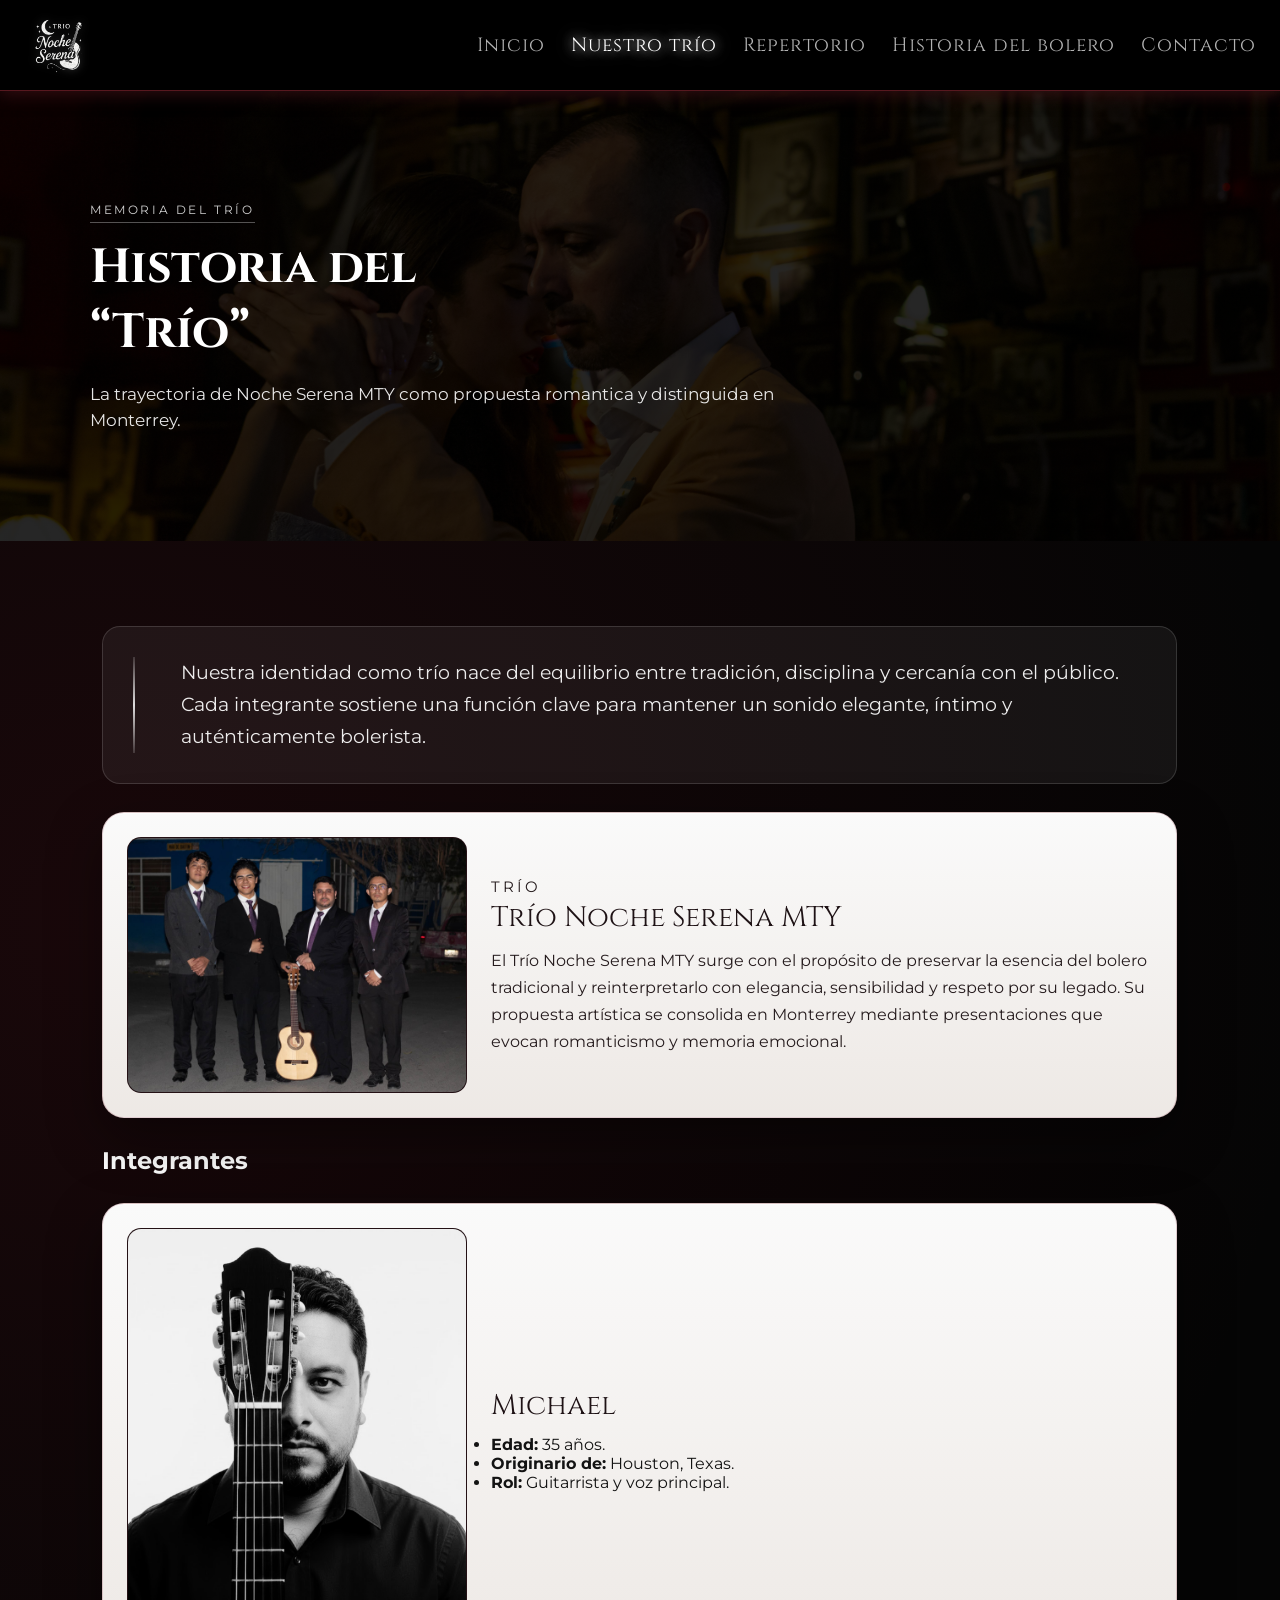
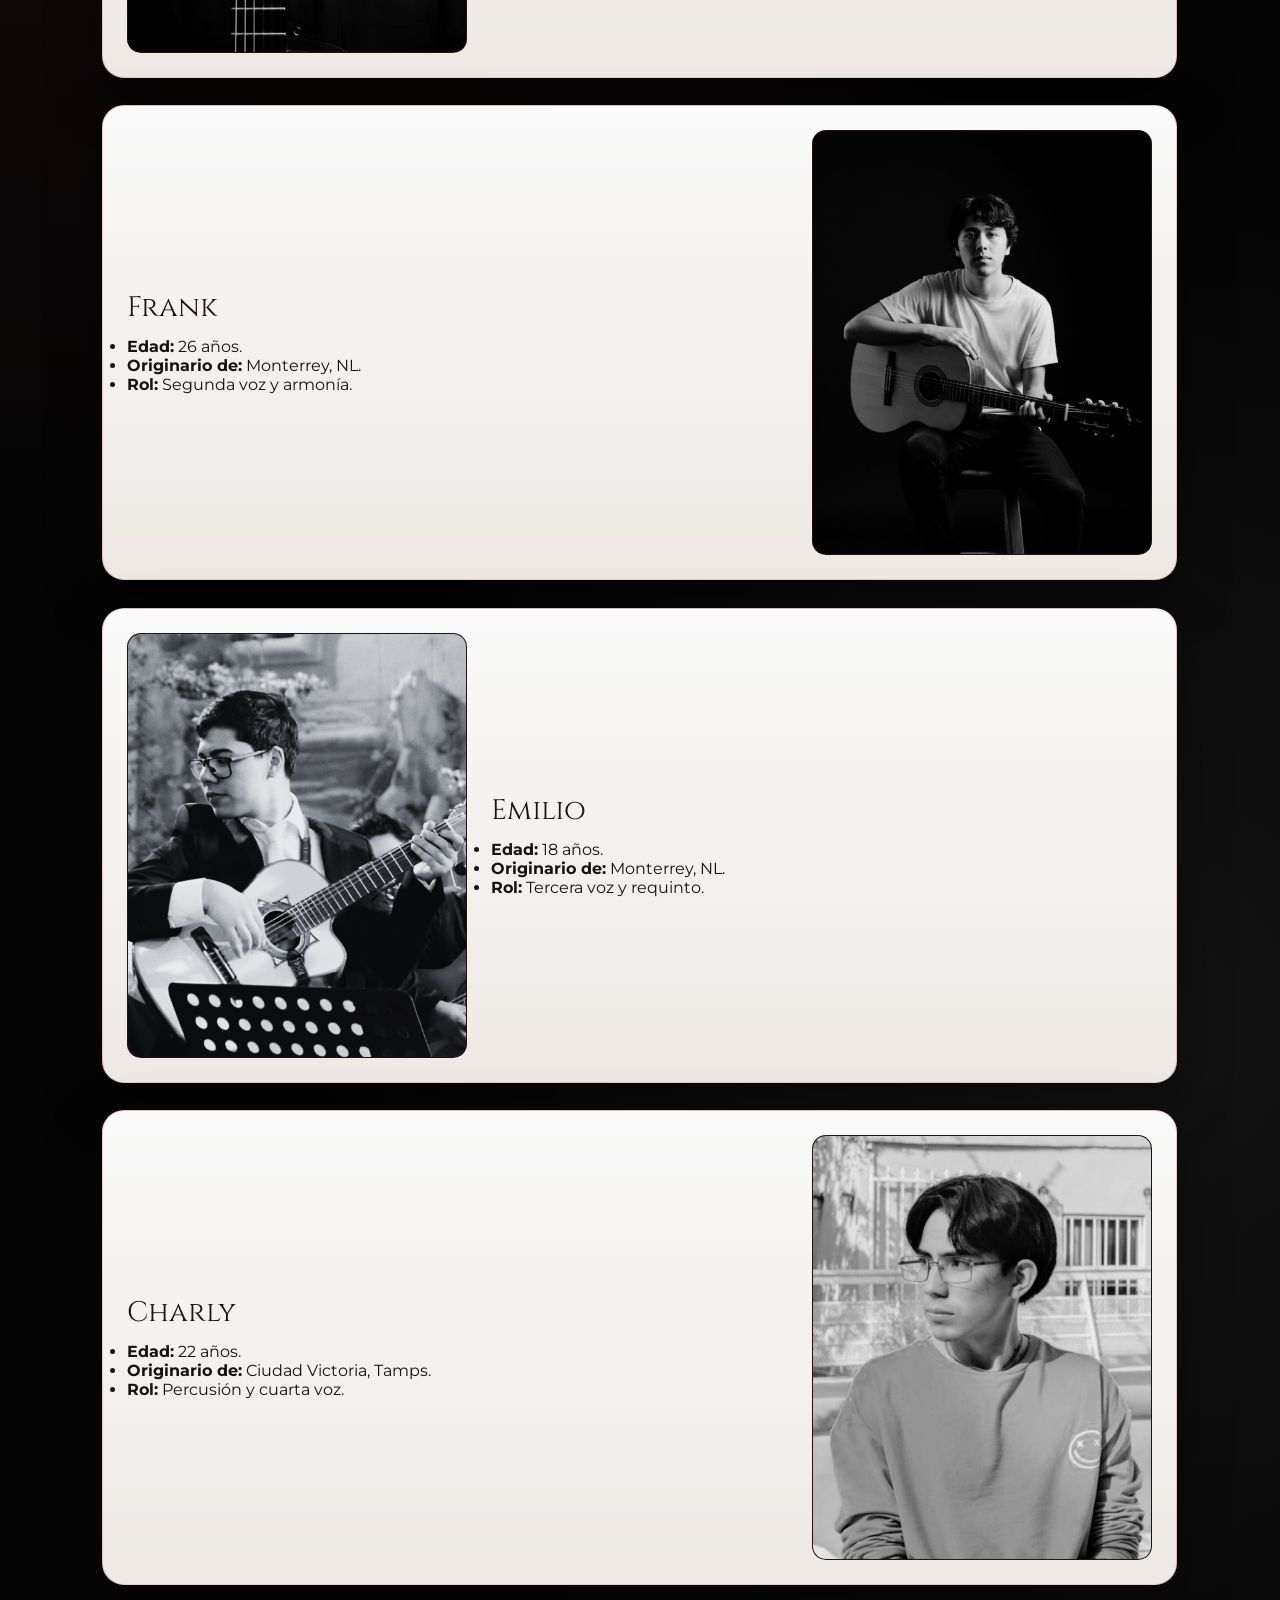
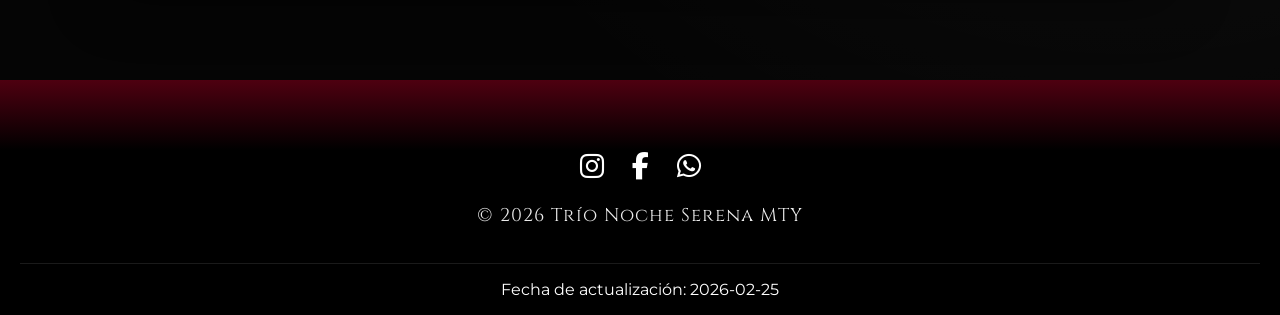
<file: vistas/nosotros.html>
<!DOCTYPE html>
<html lang="es">
<head>
    <meta charset="UTF-8">
    <meta name="viewport" content="width=device-width, initial-scale=1.0">
    <title>Sobre Nosotros | Noche Serena MTY</title>

    <!-- Fuentes -->
    <link href="https://fonts.googleapis.com/css2?family=Cinzel:wght@400;700&family=Montserrat:wght@300;400;600&display=swap" rel="stylesheet">
    <link rel="stylesheet" href="https://cdnjs.cloudflare.com/ajax/libs/font-awesome/6.5.0/css/all.min.css">
    <!-- CSS -->
    <link rel="stylesheet" href="../css/styles.css">

    <!-- JS -->
    <script src="../js/app.js" defer></script>
</head>

<body>

<!-- ================= HEADER ================= -->
<header>
    <nav class="banner">

        <a class="logo" href="../index.html">
            <img src="../img/elementos/logosinfondo.png" alt="Noche Serena Logo">
        </a>

        <button class="menu-toggle" aria-label="Abrir menú">
            <span class="bar"></span>
            <span class="bar"></span>
            <span class="bar"></span>
        </button>

        <ul class="nav-links">
            <li><a href="../index.html">Inicio</a></li>
          <li><a href="nosotros.html" class="active">Nuestro trío</a></li>
            <li><a href="../vistas/repertorio.html">Repertorio</a></li>
          <li><a href="historia.html">Historia del bolero</a></li>
            <li><a href="../index.html#contacto">Contacto</a></li>
        </ul>

    </nav>
</header>

<!-- ================= CONTENIDO ================= -->
<main class="main-con-bordes">

    <!-- HERO HISTORIA -->
    <section class="hero-historia">
      <div class="hero-editorial-inner">
        <p class="hero-editorial-kicker">Memoria del Trío</p>
        <h1 class="hero-historia-title">
          Historia del <br> “Trío”
        </h1>
        <p class="hero-editorial-subtitle">
          La trayectoria de Noche Serena MTY como propuesta romantica y distinguida en Monterrey.
        </p>
      </div>
    </section>

  <section class="bolero-section" id="integrantes">
    <div class="bolero-inner">
      <article class="bolero-apertura reveal">
        <div class="bolero-apertura-linea" aria-hidden="true"></div>
        <p>
          Nuestra identidad como trío nace del equilibrio entre tradición, disciplina y cercanía
          con el público. Cada integrante sostiene una función clave para mantener un sonido
          elegante, íntimo y auténticamente bolerista.
        </p>
      </article>

      <article class="bolero-escena reveal">
        <div class="bolero-escena-media">
          <img src="../img/imagenes_apoyo/integrantes_de_pie.jpeg" alt="Trío Noche Serena MTY">
        </div>

        <div class="bolero-escena-copy">
          <p class="bolero-escena-num">TRÍO</p>
          <h2>Trío Noche Serena MTY</h2>
          <p>
            El Trío Noche Serena MTY surge con el propósito de preservar la esencia del bolero
            tradicional y reinterpretarlo con elegancia, sensibilidad y respeto por su legado.
            Su propuesta artística se consolida en Monterrey mediante presentaciones que evocan
            romanticismo y memoria emocional.
          </p>
        </div>
      </article>

      <h2 class="bolero-bloque-titulo">Integrantes</h2>

      <article class="bolero-escena reveal">
        <div class="bolero-escena-media">
          <img src="../img/imagenes_apoyo/michael4.png" alt="Michael">
        </div>

        <div class="bolero-escena-copy">
          <h2>Michael</h2>
          <ul class="bolero-lista">
            <li><strong>Edad:</strong> 35 años.</li>
            <li><strong>Originario de:</strong> Houston, Texas.</li>
            <li><strong>Rol:</strong> Guitarrista y voz principal.</li>
          </ul>
        </div>
      </article>

      <article class="bolero-escena bolero-escena-inversa reveal">
        <div class="bolero-escena-media">
          <img src="../img/imagenes_apoyo/frank 4.png" alt="Frank">
        </div>

        <div class="bolero-escena-copy">
          <h2>Frank</h2>
          <ul class="bolero-lista">
            <li><strong>Edad:</strong> 26 años.</li>
            <li><strong>Originario de:</strong> Monterrey, NL.</li>
            <li><strong>Rol:</strong> Segunda voz y armonía.</li>
          </ul>
        </div>
      </article>

      <article class="bolero-escena reveal">
        <div class="bolero-escena-media">
          <img src="../img/imagenes_apoyo/emilio4.png" alt="Emilio">
        </div>

        <div class="bolero-escena-copy">
          <h2>Emilio</h2>
          <ul class="bolero-lista">
            <li><strong>Edad:</strong> 18 años.</li>
            <li><strong>Originario de:</strong> Monterrey, NL.</li>
            <li><strong>Rol:</strong> Tercera voz y requinto.</li>
          </ul>
        </div>
      </article>

      <article class="bolero-escena bolero-escena-inversa reveal">
        <div class="bolero-escena-media">
          <img src="../img/imagenes_apoyo/charly4.png" alt="Charly">
        </div>

        <div class="bolero-escena-copy">
          <h2>Charly</h2>
          <ul class="bolero-lista">
            <li><strong>Edad:</strong> 22 años.</li>
            <li><strong>Originario de:</strong> Ciudad Victoria, Tamps.</li>
            <li><strong>Rol:</strong> Percusión y cuarta voz.</li>
          </ul>
        </div>
      </article>
    </div>
  </section>

</main>

<!-- ================= FOOTER ================= -->
<footer class="footer">

  <div class="footer-content">

    <div class="footer-social">
      <a href="https://www.instagram.com/trionocheserena/"
         target="_blank"
         aria-label="Instagram"
         onclick="gtag('event','click_instagram_footer',{event_category:'redes',event_label:'footer'});">
        <i class="fab fa-instagram"></i>
      </a>

      <a href="https://www.facebook.com/profile.php?id=61588191245261"
         target="_blank"
         aria-label="Facebook"
         onclick="gtag('event','click_facebook_footer',{event_category:'redes',event_label:'footer'});">
        <i class="fab fa-facebook-f"></i>
      </a>

      <a href="https://wa.me/528180537652"
         target="_blank"
         aria-label="WhatsApp"
         onclick="gtag('event','click_whatsapp_footer',{event_category:'contacto',event_label:'footer'});">
        <i class="fab fa-whatsapp"></i>
      </a>
    </div>

    <p class="footer-copy">
      © 2026 Trío Noche Serena MTY
    </p>

  </div>
  
  <div class="footer-bottom">
    <p>Fecha de actualización: 2026-02-25</p>
  </div>

</footer>

</body>
</html>
</file>
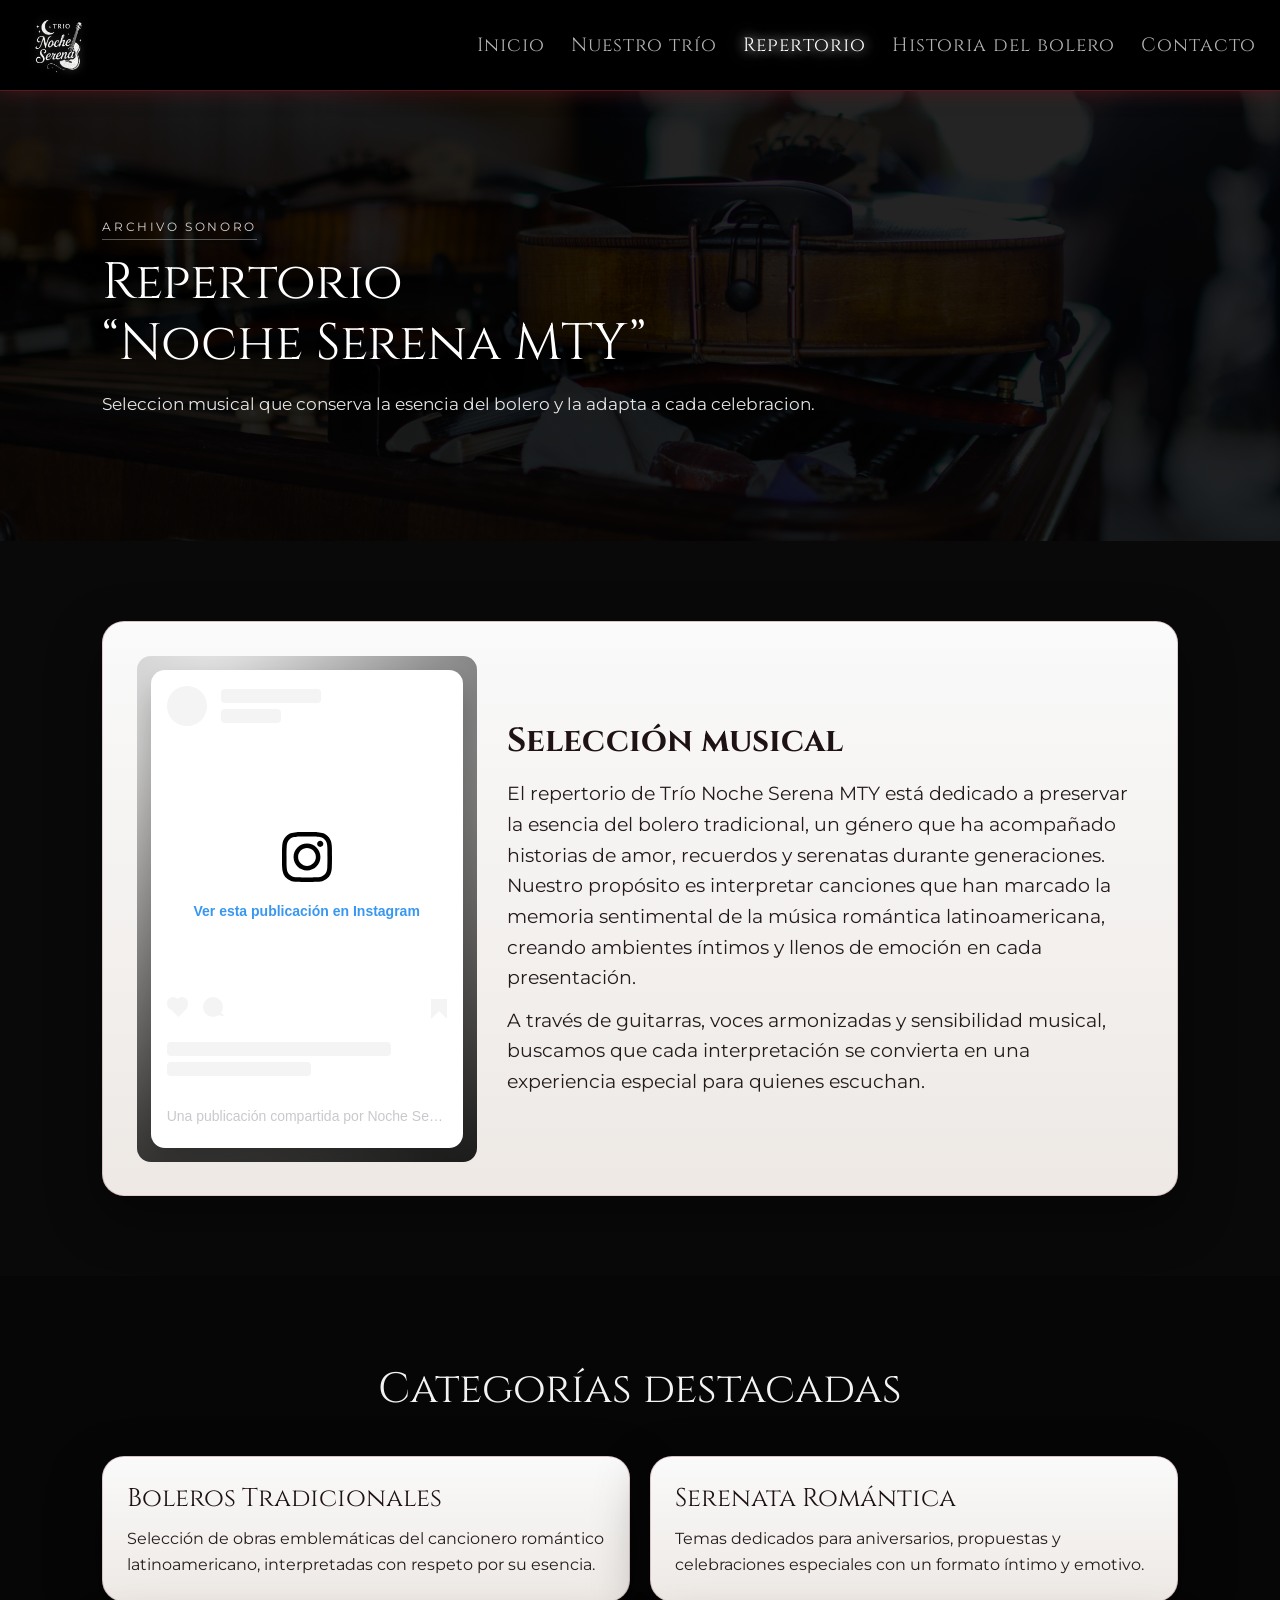
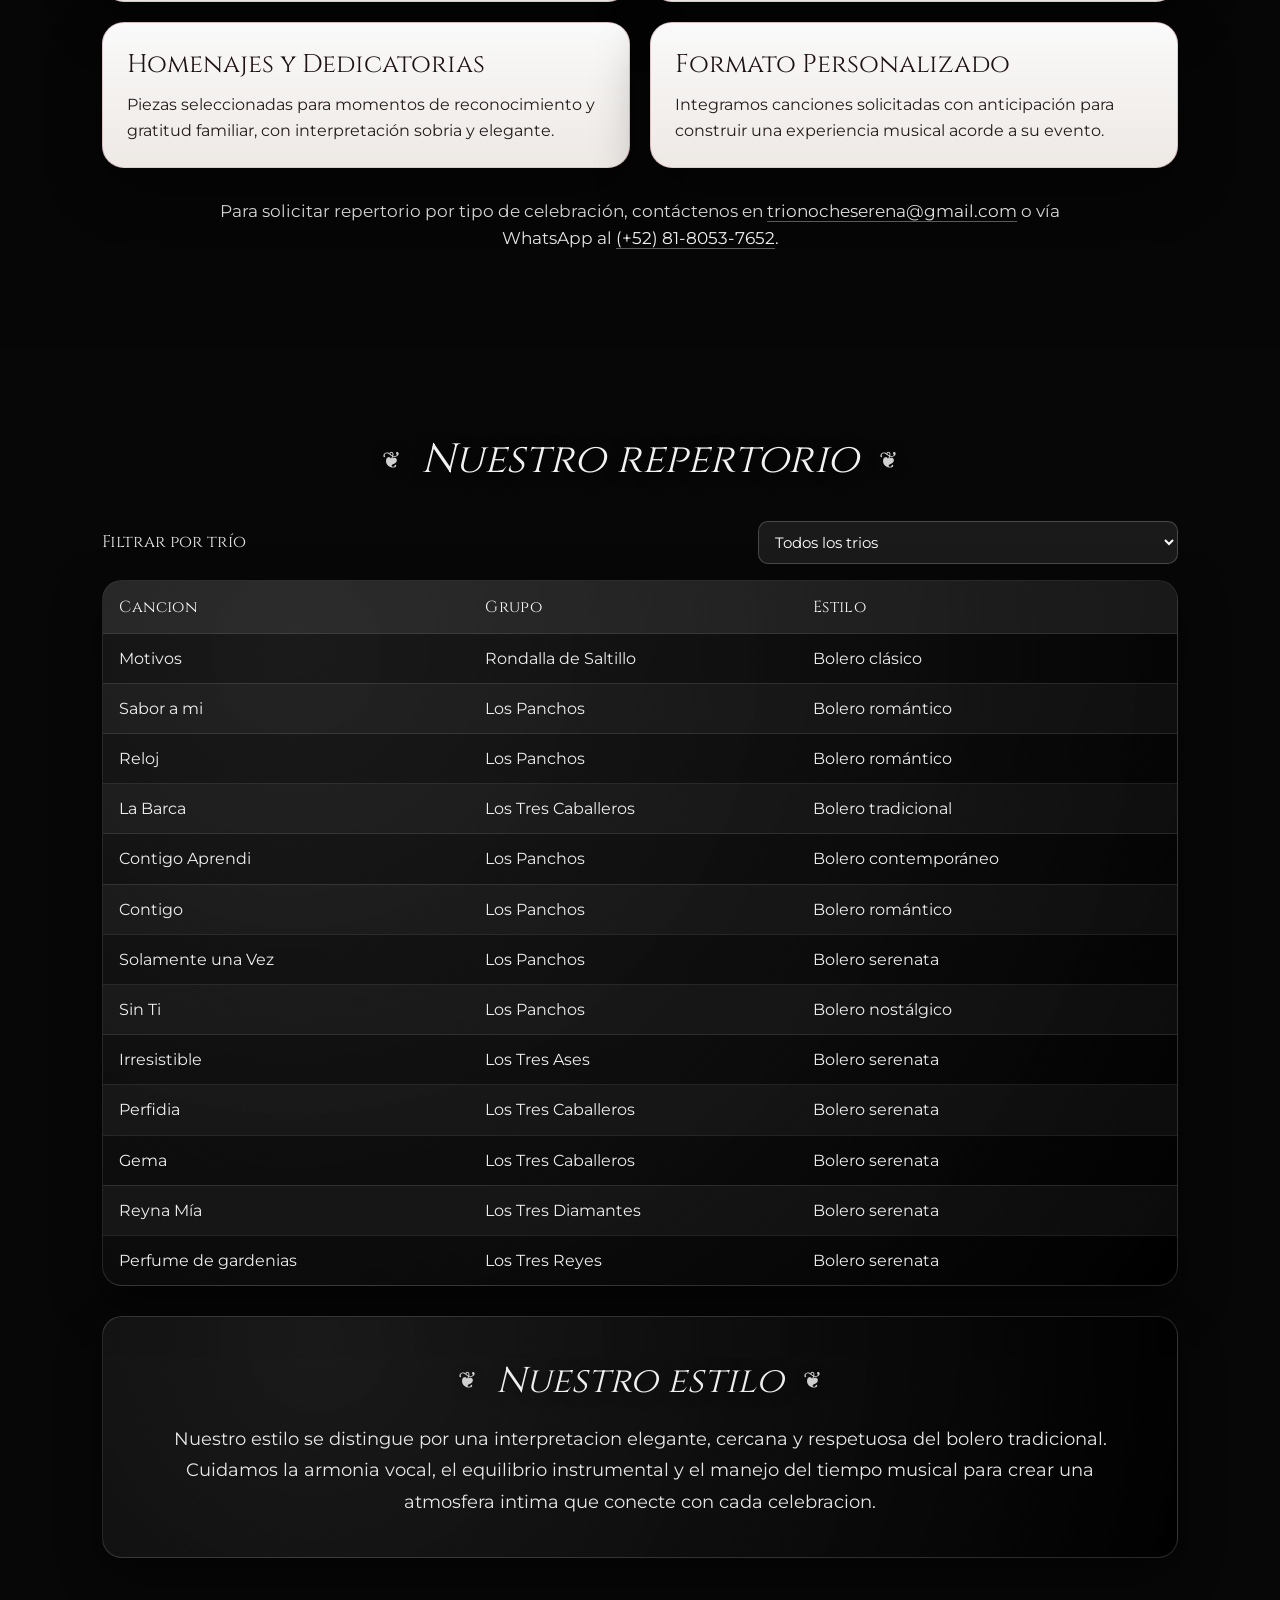
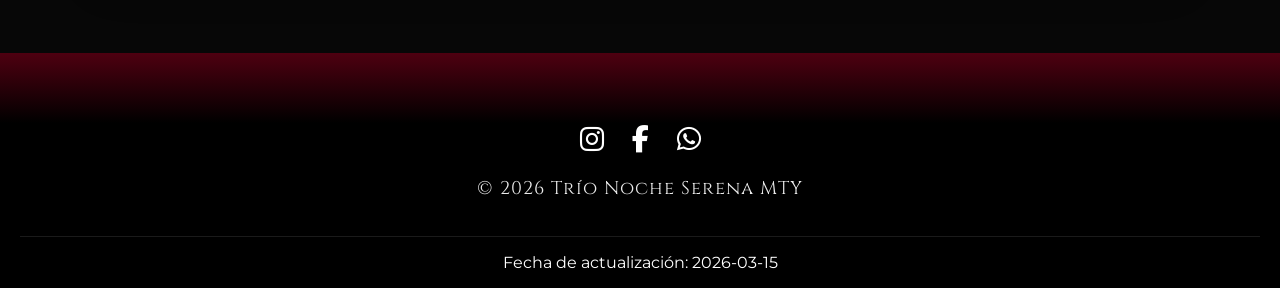
<file: vistas/repertorio.html>
<!DOCTYPE html>
<html lang="es">
<head>
    <meta charset="UTF-8">
    <meta name="viewport" content="width=device-width, initial-scale=1.0">
    <title>Repertorio | Noche Serena MTY</title>

    <!-- Google tag (gtag.js) -->
    <script async src="https://www.googletagmanager.com/gtag/js?id=G-21G6TG2C4Y"></script>
    <script>
        window.dataLayer = window.dataLayer || [];
        function gtag(){dataLayer.push(arguments);}
        gtag('js', new Date());
        gtag('config', 'G-21G6TG2C4Y');
    </script>

    <!-- Fuentes -->
    <link href="https://fonts.googleapis.com/css2?family=Cinzel:wght@400;700&family=Montserrat:wght@300;400;600&display=swap" rel="stylesheet">
    <link rel="stylesheet" href="https://cdnjs.cloudflare.com/ajax/libs/font-awesome/6.5.0/css/all.min.css">

    <!-- CSS -->
    <link rel="stylesheet" href="../css/styles.css">

    <!-- JS -->
    <script src="../js/app.js" defer></script>
</head>

<body>

<!-- ================= HEADER ================= -->
<header>
    <nav class="banner" aria-label="Menú principal">

        <a class="logo" href="../index.html#inicio">
            <img src="../img/elementos/logosinfondo.png" alt="Noche Serena Logo">
        </a>

        <button class="menu-toggle" aria-label="Abrir menú" aria-expanded="false" aria-controls="main-menu">
            <span class="bar"></span>
            <span class="bar"></span>
            <span class="bar"></span>
        </button>

        <ul id="main-menu" class="nav-links">
            <li><a href="../index.html#inicio">Inicio</a></li>
            <li><a href="nosotros.html">Nuestro trío</a></li>
            <li><a href="repertorio.html" class="active">Repertorio</a></li>
            <li><a href="historia.html">Historia del bolero</a></li>
            <li><a href="../index.html#contacto">Contacto</a></li>
        </ul>

    </nav>
</header>

<!-- ================= CONTENIDO ================= -->
<main class="main-con-bordes">

    <section class="hero-repertorio">
        <div class="hero-editorial-inner">
            <p class="hero-editorial-kicker">Archivo Sonoro</p>
            <h1 class="hero-repertorio-title">
                Repertorio <br> “Noche Serena MTY”
            </h1>
            <p class="hero-editorial-subtitle">
                Seleccion musical que conserva la esencia del bolero y la adapta a cada celebracion.
            </p>
        </div>
    </section>

    <section class="repertorio-intro-section">
        <div class="repertorio-intro-card">
            <div class="repertorio-intro-img">
                <blockquote class="instagram-media" data-instgrm-permalink="https://www.instagram.com/reel/DVtvisSEe7R/?utm_source=ig_embed&amp;utm_campaign=loading" data-instgrm-version="14" style=" background:#FFF; border:0; border-radius:3px; box-shadow:0 0 1px 0 rgba(0,0,0,0.5),0 1px 10px 0 rgba(0,0,0,0.15); margin: 1px; max-width:540px; min-width:326px; padding:0; width:99.375%; width:-webkit-calc(100% - 2px); width:calc(100% - 2px);"><div style="padding:16px;"> <a href="https://www.instagram.com/reel/DVtvisSEe7R/?utm_source=ig_embed&amp;utm_campaign=loading" style=" background:#FFFFFF; line-height:0; padding:0 0; text-align:center; text-decoration:none; width:100%;" target="_blank"> <div style=" display: flex; flex-direction: row; align-items: center;"> <div style="background-color: #F4F4F4; border-radius: 50%; flex-grow: 0; height: 40px; margin-right: 14px; width: 40px;"></div> <div style="display: flex; flex-direction: column; flex-grow: 1; justify-content: center;"> <div style=" background-color: #F4F4F4; border-radius: 4px; flex-grow: 0; height: 14px; margin-bottom: 6px; width: 100px;"></div> <div style=" background-color: #F4F4F4; border-radius: 4px; flex-grow: 0; height: 14px; width: 60px;"></div></div></div><div style="padding: 19% 0;"></div> <div style="display:block; height:50px; margin:0 auto 12px; width:50px;"><svg width="50px" height="50px" viewBox="0 0 60 60" version="1.1" xmlns="https://www.w3.org/2000/svg" xmlns:xlink="https://www.w3.org/1999/xlink"><g stroke="none" stroke-width="1" fill="none" fill-rule="evenodd"><g transform="translate(-511.000000, -20.000000)" fill="#000000"><g><path d="M556.869,30.41 C554.814,30.41 553.148,32.076 553.148,34.131 C553.148,36.186 554.814,37.852 556.869,37.852 C558.924,37.852 560.59,36.186 560.59,34.131 C560.59,32.076 558.924,30.41 556.869,30.41 M541,60.657 C535.114,60.657 530.342,55.887 530.342,50 C530.342,44.114 535.114,39.342 541,39.342 C546.887,39.342 551.658,44.114 551.658,50 C551.658,55.887 546.887,60.657 541,60.657 M541,33.886 C532.1,33.886 524.886,41.1 524.886,50 C524.886,58.899 532.1,66.113 541,66.113 C549.9,66.113 557.115,58.899 557.115,50 C557.115,41.1 549.9,33.886 541,33.886 M565.378,62.101 C565.244,65.022 564.756,66.606 564.346,67.663 C563.803,69.06 563.154,70.057 562.106,71.106 C561.058,72.155 560.06,72.803 558.662,73.347 C557.607,73.757 556.021,74.244 553.102,74.378 C549.944,74.521 548.997,74.552 541,74.552 C533.003,74.552 532.056,74.521 528.898,74.378 C525.979,74.244 524.393,73.757 523.338,73.347 C521.94,72.803 520.942,72.155 519.894,71.106 C518.846,70.057 518.197,69.06 517.654,67.663 C517.244,66.606 516.755,65.022 516.623,62.101 C516.479,58.943 516.448,57.996 516.448,50 C516.448,42.003 516.479,41.056 516.623,37.899 C516.755,34.978 517.244,33.391 517.654,32.338 C518.197,30.938 518.846,29.942 519.894,28.894 C520.942,27.846 521.94,27.196 523.338,26.654 C524.393,26.244 525.979,25.756 528.898,25.623 C532.057,25.479 533.004,25.448 541,25.448 C548.997,25.448 549.943,25.479 553.102,25.623 C556.021,25.756 557.607,26.244 558.662,26.654 C560.06,27.196 561.058,27.846 562.106,28.894 C563.154,29.942 563.803,30.938 564.346,32.338 C564.756,33.391 565.244,34.978 565.378,37.899 C565.522,41.056 565.552,42.003 565.552,50 C565.552,57.996 565.522,58.943 565.378,62.101 M570.82,37.631 C570.674,34.438 570.167,32.258 569.425,30.349 C568.659,28.377 567.633,26.702 565.965,25.035 C564.297,23.368 562.623,22.342 560.652,21.575 C558.743,20.834 556.562,20.326 553.369,20.18 C550.169,20.033 549.148,20 541,20 C532.853,20 531.831,20.033 528.631,20.18 C525.438,20.326 523.257,20.834 521.349,21.575 C519.376,22.342 517.703,23.368 516.035,25.035 C514.368,26.702 513.342,28.377 512.574,30.349 C511.834,32.258 511.326,34.438 511.181,37.631 C511.035,40.831 511,41.851 511,50 C511,58.147 511.035,59.17 511.181,62.369 C511.326,65.562 511.834,67.743 512.574,69.651 C513.342,71.625 514.368,73.296 516.035,74.965 C517.703,76.634 519.376,77.658 521.349,78.425 C523.257,79.167 525.438,79.673 528.631,79.82 C531.831,79.965 532.853,80.001 541,80.001 C549.148,80.001 550.169,79.965 553.369,79.82 C556.562,79.673 558.743,79.167 560.652,78.425 C562.623,77.658 564.297,76.634 565.965,74.965 C567.633,73.296 568.659,71.625 569.425,69.651 C570.167,67.743 570.674,65.562 570.82,62.369 C570.966,59.17 571,58.147 571,50 C571,41.851 570.966,40.831 570.82,37.631"></path></g></g></g></svg></div><div style="padding-top: 8px;"> <div style=" color:#3897f0; font-family:Arial,sans-serif; font-size:14px; font-style:normal; font-weight:550; line-height:18px;">Ver esta publicación en Instagram</div></div><div style="padding: 12.5% 0;"></div> <div style="display: flex; flex-direction: row; margin-bottom: 14px; align-items: center;"><div> <div style="background-color: #F4F4F4; border-radius: 50%; height: 12.5px; width: 12.5px; transform: translateX(0px) translateY(7px);"></div> <div style="background-color: #F4F4F4; height: 12.5px; transform: rotate(-45deg) translateX(3px) translateY(1px); width: 12.5px; flex-grow: 0; margin-right: 14px; margin-left: 2px;"></div> <div style="background-color: #F4F4F4; border-radius: 50%; height: 12.5px; width: 12.5px; transform: translateX(9px) translateY(-18px);"></div></div><div style="margin-left: 8px;"> <div style=" background-color: #F4F4F4; border-radius: 50%; flex-grow: 0; height: 20px; width: 20px;"></div> <div style=" width: 0; height: 0; border-top: 2px solid transparent; border-left: 6px solid #f4f4f4; border-bottom: 2px solid transparent; transform: translateX(16px) translateY(-4px) rotate(30deg)"></div></div><div style="margin-left: auto;"> <div style=" width: 0px; border-top: 8px solid #F4F4F4; border-right: 8px solid transparent; transform: translateY(16px);"></div> <div style=" background-color: #F4F4F4; flex-grow: 0; height: 12px; width: 16px; transform: translateY(-4px);"></div> <div style=" width: 0; height: 0; border-top: 8px solid #F4F4F4; border-left: 8px solid transparent; transform: translateY(-4px) translateX(8px);"></div></div></div> <div style="display: flex; flex-direction: column; flex-grow: 1; justify-content: center; margin-bottom: 24px;"> <div style=" background-color: #F4F4F4; border-radius: 4px; flex-grow: 0; height: 14px; margin-bottom: 6px; width: 224px;"></div> <div style=" background-color: #F4F4F4; border-radius: 4px; flex-grow: 0; height: 14px; width: 144px;"></div></div></a><p style=" color:#c9c8cd; font-family:Arial,sans-serif; font-size:14px; line-height:17px; margin-bottom:0; margin-top:8px; overflow:hidden; padding:8px 0 7px; text-align:center; text-overflow:ellipsis; white-space:nowrap;"><a href="https://www.instagram.com/reel/DVtvisSEe7R/?utm_source=ig_embed&amp;utm_campaign=loading" style=" color:#c9c8cd; font-family:Arial,sans-serif; font-size:14px; font-style:normal; font-weight:normal; line-height:17px; text-decoration:none;" target="_blank">Una publicación compartida por Noche Serena MTY (@trionocheserena)</a></p></div></blockquote>
<script async src="//www.instagram.com/embed.js"></script>
            </div>

            <div class="repertorio-intro-text">
                <h2>Selección musical</h2>
                <p>
                    El repertorio de Trío Noche Serena MTY está dedicado a preservar la esencia del bolero
                    tradicional, un género que ha acompañado historias de amor, recuerdos y serenatas durante
                    generaciones. Nuestro propósito es interpretar canciones que han marcado la memoria
                    sentimental de la música romántica latinoamericana, creando ambientes íntimos y llenos de
                    emoción en cada presentación.
                </p>
                <p>
                    A través de guitarras, voces armonizadas y sensibilidad musical, buscamos que cada
                    interpretación se convierta en una experiencia especial para quienes escuchan.
                </p>
            </div>
        </div>
    </section>

    <section class="repertorio-grid-section">
        <div class="repertorio-grid-inner">
            <h2 class="repertorio-grid-title">Categorías destacadas</h2>

            <div class="repertorio-grid">
                <article class="repertorio-card reveal">
                    <h3>Boleros Tradicionales</h3>
                    <p>
                        Selección de obras emblemáticas del cancionero romántico
                        latinoamericano, interpretadas con respeto por su esencia.
                    </p>
                </article>

                <article class="repertorio-card reveal">
                    <h3>Serenata Romántica</h3>
                    <p>
                        Temas dedicados para aniversarios, propuestas y celebraciones
                        especiales con un formato íntimo y emotivo.
                    </p>
                </article>

                <article class="repertorio-card reveal">
                    <h3>Homenajes y Dedicatorias</h3>
                    <p>
                        Piezas seleccionadas para momentos de reconocimiento y
                        gratitud familiar, con interpretación sobria y elegante.
                    </p>
                </article>

                <article class="repertorio-card reveal">
                    <h3>Formato Personalizado</h3>
                    <p>
                        Integramos canciones solicitadas con anticipación para
                        construir una experiencia musical acorde a su evento.
                    </p>
                </article>
            </div>

            <p class="repertorio-nota">
                Para solicitar repertorio por tipo de celebración, contáctenos en
                <a href="mailto:trionocheserena@gmail.com">trionocheserena@gmail.com</a>
                o vía WhatsApp al <a href="https://wa.me/528180537652" target="_blank" rel="noopener">(+52) 81-8053-7652</a>.
            </p>
        </div>
    </section>

    <section class="nuestro-repertorio-section">
        <div class="nuestro-repertorio-inner">
            <h2 class="nuestro-repertorio-title">
                <span class="orn left" aria-hidden="true">❦</span>
                <span class="title-text">Nuestro repertorio</span>
                <span class="orn right" aria-hidden="true">❦</span>
            </h2>
            
            <div class="repertorio-filtro" aria-label="Buscador de canciones">
                <label for="filtro-trio" class="repertorio-filtro-label">Filtrar por trío</label>
                <select id="filtro-trio" class="repertorio-filtro-select" aria-label="Seleccionar trio para filtrar">
                    <option value="">Todos los tríos</option>
                </select>
            </div>

            <div class="repertorio-tabla-wrap">
                <table id="tabla-repertorio" class="repertorio-tabla" aria-label="Tabla de canciones de boleros">
                    <thead>
                        <tr>
                            <th>Cancion</th>
                            <th>Grupo</th>
                            <th>Estilo</th>
                        </tr>
                    </thead>
                    <tbody>
                        <tr>
                            <td>Motivos</td>
                            <td>Rondalla de Saltillo</td>
                            <td>Bolero clásico</td>
                        </tr>
                        <tr>
                            <td>Sabor a mi</td>
                            <td>Los Panchos</td>
                            <td>Bolero romántico</td>
                        </tr>
                        <tr>
                            <td>Reloj</td>
                            <td>Los Panchos</td>
                            <td>Bolero romántico</td>
                        </tr>
                        <tr>
                            <td>La Barca</td>
                            <td>Los Tres Caballeros</td>
                            </td>
                            <td>Bolero tradicional</td>
                        </tr>
                        <tr>
                            <td>Contigo Aprendi</td>
                            <td>Los Panchos</td>
                            <td>Bolero contemporáneo</td>
                        </tr>
                        <tr>
                            <td>Contigo</td>
                            <td>Los Panchos</td>
                            <td>Bolero romántico</td>
                        </tr>
                        <tr>
                            <td>Solamente una Vez</td>
                            <td>Los Panchos</td>
                            <td>Bolero serenata</td>
                        </tr>
                        <tr>
                            <td>Sin Ti</td>
                            <td>Los Panchos</td>
                            <td>Bolero nostálgico</td>
                        </tr>
                        <tr>
                            <td>Irresistible</td>
                            <td>Los Tres Ases</td>
                            <td>Bolero serenata</td>
                        </tr>
                        <tr>
                            <td>Perfidia</td>
                            <td>Los Tres Caballeros</td>
                            <td>Bolero serenata</td>
                        </tr>
                        <tr>
                            <td>Gema</td>
                            <td>Los Tres Caballeros</td>
                            <td>Bolero serenata</td>
                        </tr>
                        <tr>
                            <td>Reyna Mía</td>
                            <td>Los Tres Diamantes</td>
                            <td>Bolero serenata</td>
                        </tr>
                        <tr>
                            <td>Perfume de gardenias</td>
                            <td>Los Tres Reyes</td>
                            <td>Bolero serenata</td>
                        </tr>
                    </tbody>
                </table>
            </div>

            <p id="repertorio-sin-resultados" class="repertorio-sin-resultados" hidden>
                No se encontraron canciones con ese criterio.
            </p>

            <div class="nuestro-estilo-globo">
                <h3 class="nuestro-estilo-title">
                    <span class="orn left" aria-hidden="true">❦</span>
                    <span class="title-text">Nuestro estilo</span>
                    <span class="orn right" aria-hidden="true">❦</span>
                </h3>
                <p class="nuestro-estilo-texto">
                    Nuestro estilo se distingue por una interpretacion elegante, cercana y respetuosa
                    del bolero tradicional. Cuidamos la armonia vocal, el equilibrio instrumental y el
                    manejo del tiempo musical para crear una atmosfera intima que conecte con cada
                    celebracion.
                </p>
            </div>
        </div>
    </section>

</main>

<!-- ================= FOOTER ================= -->
<footer class="footer">

<div class="footer-content">

    <div class="footer-social">
        <a href="https://www.instagram.com/trionocheserena/"
            target="_blank"
            aria-label="Instagram"
            onclick="gtag('event','click_instagram_footer',{event_category:'redes',event_label:'footer_repertorio'});">
            <i class="fab fa-instagram"></i>
        </a>

    <a href="https://www.facebook.com/profile.php?id=61588191245261"
        target="_blank"
        aria-label="Facebook"
        onclick="gtag('event','click_facebook_footer',{event_category:'redes',event_label:'footer_repertorio'});">
        <i class="fab fa-facebook-f"></i>
    </a>

    <a href="https://wa.me/528180537652"
        target="_blank"
        aria-label="WhatsApp"
        onclick="gtag('event','click_whatsapp_footer',{event_category:'contacto',event_label:'footer_repertorio'});">
        <i class="fab fa-whatsapp"></i>
    </a>
    </div>

    <p class="footer-copy">
        © 2026 Trío Noche Serena MTY
    </p>

    </div>

    <div class="footer-bottom">
        <p>Fecha de actualización: 2026-03-15</p>
    </div>

</footer>

</body>
</html>
</file>
<file: css/styles.css>
html{ scroll-behavior: smooth; }

*{
    margin: 0;
    padding: 0;
    box-sizing: border-box;
}

body{
    background-color: #000;
    color: #fff;
    font-family: 'Montserrat', sans-serif;
}

/* HEADER */
header{
    position: sticky;
    top: 0;
    z-index: 50;
    border-bottom: 1px solid #58181F;
    box-shadow: 0px 4px 15px rgba(88,24,31,0.5);
    background: rgba(0,0,0,0.85);
    backdrop-filter: blur(6px);
    transition: opacity 0.35s ease;
}

header.header-hidden{
    opacity: 0;
    pointer-events: none;
}

/* NAV */
.banner{
    position: relative;
    display: flex;
    align-items: center;
    justify-content: space-between;
    gap: 18px;
    padding: 10px 24px;
    width: 100%;
}

.logo{
    flex: 0 0 auto;
    display: block;
}

.logo img{
    height: clamp(60px, 5.5vw, 115px);
    width: auto;
    display: block;
    filter: drop-shadow(0 0 5px rgba(255,255,255,0.2));
}

.nav-links{
    display: flex;
    list-style: none;
    gap: 16px 26px;
    align-items: center;
    justify-content: flex-end;
    flex-wrap: wrap;
    margin: 0;
    padding: 0;
}

.nav-links a{
    text-decoration: none;
    color: #b3b3b3;
    font-size: 1.2rem;
    font-family: 'Cinzel', serif;
    font-weight: 400;
    letter-spacing: 1px;
    transition: color 0.3s ease, text-shadow 0.3s ease, transform 0.3s ease;
}

.nav-links a.active,
.nav-links a:hover{
    color: #fff;
    text-shadow: 0 0 12px rgba(255,255,255,0.9),
                0 0 20px rgba(255,255,255,0.4);
}

.nav-links a:hover{
    transform: translateY(-1px);
}

.menu-toggle{
    display: none;
    border: 1px solid rgba(88,24,31,0.75);
    background: rgba(0,0,0,0.35);
    border-radius: 10px;
    padding: 10px 10px;
    cursor: pointer;
    z-index: 60;
    backdrop-filter: blur(6px);
}

.menu-toggle .bar{
    display: block;
    width: 26px;
    height: 2px;
    margin: 6px 0;
    background: rgba(255,255,255,0.9);
    transition: transform 0.25s ease, opacity 0.25s ease;
}

.menu-toggle.is-open .bar:nth-child(1){
    transform: translateY(8px) rotate(45deg);
}
.menu-toggle.is-open .bar:nth-child(2){
    opacity: 0;
}
.menu-toggle.is-open .bar:nth-child(3){
    transform: translateY(-8px) rotate(-45deg);
}


/* 
===================
       MAIN
===================
*/
.hero{
    position: relative;
    height: 90vh;
    width: 100%;
    display: flex;
    justify-content: center;
    align-items: center;

    background: linear-gradient(rgba(88,24,31,0.35), rgba(88,24,31,0.35)),
                url('../img/imagenes_apoyo/grupo1.png') center/cover no-repeat;

    background-color: #000;
}

.hero-content{
    text-align: center;
    z-index: 10;
}

.hero-logo{
    max-width: 500px;
    width: 85%;
    filter: drop-shadow(0 0 20px rgba(0,0,0,0.6));
    animation: fadeInLogo 2.5s ease-out;
}

.mini-banner-separator{
    position: absolute;
    bottom: 0;
    width: 100%;
    height: 80px;
    z-index: 15;
    background-color: #000;
}

.mini-banner-separator img{
    width: 100%;
    height: 100%;
    object-fit: cover;
    opacity: 0.9;
}

@keyframes fadeInLogo{
    from{ opacity: 0; transform: translateY(20px); }
    to{ opacity: 1; transform: translateY(0); }
}

.historia{
    position: relative;
    min-height: 80vh;
    display: flex;
    align-items: flex-end;
    justify-content: flex-start;
    padding: 100px 10%;

    background: linear-gradient(to top, rgba(0,0,0,0.9) 10%, transparent 50%),
                url('../img/fondos/3.png') center/cover no-repeat;

    background-color: #000;
}

.historia-container{
    width: 100%;
    max-width: 900px;
    z-index: 5;
}

.historia-texto{
    max-width: 800px;
    color: #fff;
    font-size: clamp(1.05rem, 1.6vw, 1.5rem);
    line-height: 1.6;
    text-shadow: 2px 2px 8px rgba(0,0,0,0.9);
    margin-bottom: 40px;
}

.btn-descubre.cine{
    opacity: 0;
    transform: translateY(25px);
    transition: opacity 0.9s ease, transform 0.9s ease;
    will-change: opacity, transform;
}

.btn-descubre.cine.is-visible{
    opacity: 1;
    transform: translateY(0);
}
@media (max-width: 768px){
    .banner{
        padding: 10px 16px;
    }

    .logo img{
        height: 90px;
    }

    .menu-toggle{
        display: inline-flex;
        align-items: center;
        justify-content: center;
    }

    .nav-links{
        position: absolute;
        left: 0;
        right: 0;
        top: 100%;

        background: rgba(0,0,0,0.92);
        border-bottom: 1px solid rgba(88,24,31,0.8);
        box-shadow: 0px 12px 30px rgba(0,0,0,0.55);

        flex-direction: column;
        align-items: center;
        justify-content: center;
        gap: 18px;

        padding: 22px 16px;

        max-height: 0;
        overflow: hidden;
        opacity: 0;
        pointer-events: none;
        transition: max-height 0.35s ease, opacity 0.25s ease;
        z-index: 55;
    }

    .nav-links.is-open{
        max-height: 420px;
        opacity: 1;
        pointer-events: auto;
    }

    .nav-links a{
        font-size: 1.1rem;
    }

    .historia{
        padding: 60px 5%;
        min-height: 60vh;
        align-items: center;
        text-align: center;
    }

    .historia-texto{
        margin-bottom: 0;
    }
}

/* Reduce motion */
@media (prefers-reduced-motion: reduce){
    .hero-logo{ animation: none; }
    .nav-links a{ transition: none; }
    header{ transition: none; }
    .btn-descubre.cine{ opacity: 1; transform: none; transition: none; }
}

.historia{
  position: relative;
}

.cta-descubre{
  position: absolute;
  left: 10%;
  bottom: 70px;
  z-index: 10;
}

.btn-descubre{
  font-family: 'Cinzel', serif;
  text-decoration: none;
  color: #ffffff;
  display: inline-flex;
  align-items: baseline;
  gap: 18px;
  font-size: clamp(2rem, 4vw, 3.4rem);
  letter-spacing: 0.5px;
}

@media (max-width: 768px){
  .cta-descubre{
    left: 50%;
    transform: translateX(-50%);
    bottom: 40px;
    text-align: center;
    width: 100%;
    padding: 0 14px;
  }

  .btn-descubre{
    justify-content: center;
    gap: 12px;
    flex-wrap: wrap;
  }
}

/* ===== SECCIÓN: PROPUESTA MUSICAL ===== */
.propuesta{
  position: relative;
  min-height: 95vh;
  display: flex;
  align-items: center;
  justify-content: center;
  padding: 90px 8%;

  background:
    linear-gradient(rgba(0,0,0,0.62), rgba(0,0,0,0.62)),
    url('../img/fondos/1.png') center/cover no-repeat;
  background-color: #000;
}

.propuesta-overlay{
  position: absolute;
  inset: 0;
  background: radial-gradient(circle at center, rgba(0,0,0,0.25), rgba(0,0,0,0.75));
  pointer-events: none;
}

.propuesta-content{
  position: relative;
  z-index: 2;
  text-align: center;
  max-width: 980px;
  padding: 10px;
}

.propuesta-kicker{
  display: inline-block;
  margin: 0 0 12px;
  font-family: 'Montserrat', sans-serif;
  text-transform: uppercase;
  letter-spacing: 0.22em;
  font-size: 0.74rem;
  color: rgba(255,255,255,0.86);
  border-bottom: 1px solid rgba(255,255,255,0.35);
  padding-bottom: 5px;
}

/* TÍTULO */
.propuesta-title{
  margin: 0 0 28px;
  color: #fff;
  text-shadow: 0 2px 18px rgba(255, 255, 255, 0.65);
}

.propuesta-title .ornamento{
  display: inline-block;
  opacity: 0.85;
  font-size: clamp(1.2rem, 2.2vw, 2rem);
  transform: translateY(-10px);
  margin: 0 14px;
}

.propuesta-title .title-top{
  display: block;
  font-family: 'Cinzel', serif;
  font-weight: 400;
  font-size: clamp(2rem, 4.2vw, 3.1rem);
  letter-spacing: 1px;
  line-height: 1.05;
}

.propuesta-title .title-bottom{
  display: block;
  font-family: 'Cinzel', serif;
  font-weight: 300;
  font-style: italic;
  font-size: clamp(2.2rem, 4.8vw, 3.6rem);
  letter-spacing: 1px;
  line-height: 1.05;
  margin-top: 6px;
}

.propuesta-subtitle{
  margin: 0 auto 22px;
  max-width: 760px;
  color: rgba(255,255,255,0.9);
  font-family: 'Montserrat', sans-serif;
  line-height: 1.6;
  font-size: clamp(1rem, 1.35vw, 1.15rem);
}

.propuesta-cards{
  display: grid;
  gap: 20px;
  max-width: 980px;
  margin: 6px auto 0;
}

.propuesta-card{
  background: rgba(255,255,255,0.94);
  border-radius: 18px;
  padding: clamp(20px, 3vw, 32px);
  text-align: left;
  color: #111;
  box-shadow: 0 18px 45px rgba(0,0,0,0.35);
}

.propuesta-card h3{
  font-family: 'Cinzel', serif;
  font-weight: 400;
  font-size: clamp(1.3rem, 2.1vw, 1.9rem);
  margin: 0 0 12px;
  color: #111;
}

.propuesta-card p{
  font-family: 'Montserrat', sans-serif;
  font-size: clamp(1rem, 1.55vw, 1.2rem);
  line-height: 1.65;
  color: #1a1a1a;
  margin: 0 0 12px;
}

.propuesta-card p:last-child{
  margin-bottom: 0;
}

.propuesta-card-media{
  display: grid;
  grid-template-columns: 1.5fr 1fr;
  gap: 20px;
  align-items: stretch;
}

.propuesta-card-copy{
  display: flex;
  flex-direction: column;
  justify-content: center;
}

.propuesta-card-bubble{
  border-radius: 14px;
  overflow: hidden;
  min-height: 240px;
  background: #0f0f0f;
  box-shadow: 0 12px 28px rgba(0,0,0,0.22);
}

.propuesta-card-bubble img{
  width: 100%;
  height: 100%;
  object-fit: cover;
  display: block;
}

/* RESPONSIVE */
@media (max-width: 768px){
  .propuesta{
    padding: 70px 6%;
    min-height: 85vh;
  }

  .propuesta-title .ornamento{
    margin: 0 10px;
    transform: translateY(-6px);
  }

  .propuesta-card{
    text-align: center;
  }

  .propuesta-card-media{
    grid-template-columns: 1fr;
  }

  .propuesta-card-bubble{
    min-height: 210px;
  }
}

/* ===== SECCIÓN: EXPERIENCIA ===== */
.bloque-cita{
  background: #000;
  min-height: 95vh;
  display: flex;
  align-items: center;
  justify-content: center;
  padding: 90px 8%;
}

.bloque-cita-inner{
  max-width: 820px;
  text-align: center;
}

.bloque-cita-titulo{
  font-family: 'Cinzel', serif;
  font-weight: 400;
  color: rgba(255,255,255,0.95);
  font-size: clamp(1.6rem, 3vw, 2.2rem);
  margin-bottom: 24px;
  letter-spacing: 0.5px;
}

.bloque-cita-texto{
  font-family: 'Cinzel', serif;
  font-weight: 400;
  color: rgba(255,255,255,0.92);
  font-size: clamp(1.6rem, 3.2vw, 2.4rem);
  line-height: 1.15;
  margin: 0 0 22px;
}

/* Ajuste fino en móvil */
@media (max-width: 768px){
  .bloque-cita{
    min-height: 85vh;
    padding: 70px 6%;
  }

  .bloque-cita-texto{
    line-height: 1.18;
  }
}

/* ===== SECCIÓN: CONTACTO Y CONTRATACIONES ===== */
.contacto{
  position: relative;
  min-height: 95vh;
  display: flex;
  align-items: center;
  justify-content: center;
  padding: 90px 8%;

  background:
    linear-gradient(rgba(0,0,0,0.62), rgba(0,0,0,0.62)),
    url('../img/fondos/3.png') center/cover no-repeat;
  background-color: #000;
  overflow: hidden;
}

/* overlay */
.contacto-overlay{
  position: absolute;
  inset: 0;
  background: radial-gradient(circle at 45% 35%, rgba(255,255,255,0.06), rgba(0,0,0,0.82));
  pointer-events: none;
}

.contacto-inner{
  position: relative;
  z-index: 2;
  width: 100%;
  max-width: 1100px;
}

/* Título */
.contacto-title{
  text-align: center;
  margin: 0 0 23px;
  color: #fff;
  text-shadow: 0 2px 18px rgba(0,0,0,0.65);
}

.contacto-title .title-text{
  font-family: 'Cinzel', serif;
  font-style: italic;
  font-weight: 280;
  font-size: clamp(2.1rem, 4.8vw, 3.8rem);
}

.contacto-title .orn{
  display: inline-block;
  margin: 0 14px;
  opacity: 0.85;
  transform: translateY(-10px);
  font-size: clamp(1.3rem, 2.3vw, 2rem);
}

/* Texto superior */
.contacto-lead{
  font-family: 'Cinzel', serif;
  color: rgba(255,255,255,0.92);
  font-size: clamp(1.05rem, 2.1vw, 1.45rem);
  line-height: 1.35;
  max-width: 720px;
  margin: 0 auto 46px;
  text-align: left;
}

/* Grid de filas */
.contacto-grid{
  display: grid;
  gap: 52px;
}

/* fila */
.contacto-row{
  display: grid;
  grid-template-columns: 1fr auto 1.2fr;
  align-items: center;
  gap: 28px;
}

.contacto-left{
  font-family: 'Cinzel', serif;
  color: rgba(255,255,255,0.92);
  font-size: clamp(1.3rem, 2.6vw, 2.1rem);
  line-height: 1.2;
  text-align: center;
}

.contacto-arrow{
  font-family: 'Cinzel', serif;
  font-size: clamp(2.2rem, 3vw, 3.2rem);
  color: rgba(255,255,255,0.85);
  transform: translateY(2px);
}

.contacto-right{
  font-family: 'Montserrat', sans-serif;
  color: rgba(255,255,255,0.92);
  font-size: clamp(1.2rem, 2.3vw, 2rem);
  line-height: 1.25;
}

.contacto-right.small{
  font-size: clamp(1rem, 1.7vw, 1.25rem);
  line-height: 1.35;
}

.contacto-bold{
  font-weight: 600;
  margin-bottom: 6px;
}

.contacto-link{
  color: rgba(255,255,255,0.92);
  text-decoration: none;
  border-bottom: 1px solid rgba(255,255,255,0.25);
  padding-bottom: 2px;
  transition: opacity 0.25s ease, border-color 0.25s ease;
}

.contacto-link:hover{
  opacity: 0.85;
  border-color: rgba(255,255,255,0.6);
}

.spacer{ height: 18px; }

/* Responsive */
@media (max-width: 768px){
  .contacto{
    padding: 70px 6%;
    min-height: 90vh;
  }

  .contacto-lead{
    text-align: center;
  }

  .contacto-row{
    grid-template-columns: 1fr;
    text-align: center;
  }

  .contacto-arrow{
    display: none;
  }
}

.historia{
  padding-bottom: 220px; 
}

.cta-descubre{
  position: absolute;
  left: 10%;
  bottom: 80px;
  z-index: 10;
}

/* ================= MÓVIL ================= */
@media (max-width: 768px){

  .historia{
    padding: 80px 6% 40px;
    align-items: center;
  }

  .cta-descubre{
    position: relative;
    left: auto;
    bottom: auto;
    transform: none;
    margin-top: 40px;
    text-align: center;
    width: 100%;
  }

  .btn-descubre{
    font-size: clamp(1.4rem, 6vw, 2rem);
    justify-content: center;
    gap: 10px;
    flex-wrap: wrap;
    max-width: 90%;
    margin: 0 auto;
    line-height: 1.2;
  }

  .btn-descubre .flecha{
    font-size: 1.6em;
  }
}

.btn-descubre{
  font-family: 'Cinzel', serif;
  text-decoration: none;
  color: rgba(255,255,255,0.96);
  display: inline-flex;
  align-items: center;
  gap: 14px;
  letter-spacing: 0.8px;

  padding: 10px 2px;
  border-radius: 10px;
  position: relative;

  transition: transform .35s cubic-bezier(.2,.9,.2,1), opacity .35s ease;
}

.btn-descubre::after{
  content:"";
  position:absolute;
  left: 0;
  bottom: -6px;
  height: 2px;
  width: 100%;
  background: linear-gradient(90deg, rgba(255,255,255,0), rgba(255,255,255,0.85), rgba(255,255,255,0));
  transform: scaleX(0);
  transform-origin: center;
  transition: transform .45s cubic-bezier(.2,.9,.2,1);
  opacity: .9;
}

.btn-descubre .flecha{
  display:inline-block;
  font-size: 1.2em;
  transform: translateX(0);
  transition: transform .45s cubic-bezier(.2,.9,.2,1), opacity .35s ease;
  opacity: .95;
}

.btn-descubre:hover{
  transform: translateY(-1px);
  opacity: 0.95;
}

.btn-descubre:hover::after{
  transform: scaleX(1);
}

.btn-descubre:hover .flecha{
  transform: translateX(10px);
  opacity: 1;
}

.btn-descubre:focus-visible{
  outline: 2px solid rgba(255,255,255,0.55);
  outline-offset: 6px;
}

.btn-descubre:hover{
  text-shadow: 0 8px 30px rgba(88,24,31,0.25);
}
.btn-descubre.cine{
  opacity: 0;
  transform: translateY(18px);
  filter: blur(4px);
  transition: opacity .9s ease, transform .9s cubic-bezier(.2,.9,.2,1), filter .9s ease;
  will-change: opacity, transform, filter;
}

.btn-descubre.cine.is-visible{
  opacity: 1;
  transform: translateY(0);
  filter: blur(0);
}

@media (max-width: 768px){
  .btn-descubre{
    font-size: clamp(1.35rem, 6vw, 2rem);
    justify-content: center;
    text-align: center;
    flex-wrap: wrap;
    max-width: 92%;
    margin: 0 auto;
  }

  .btn-descubre::after{
    bottom: -8px;
  }
}

.hero-historia {
    height: 50vh;
    display: flex;
    align-items: center;
    justify-content: center;
    text-align: center;

    background: linear-gradient(rgba(0,0,0,0.7), rgba(0,0,0,0.7)),
        url('../img/fondos/3.png') center/cover no-repeat;
}

.hero-historia-title {
    font-family: 'Cinzel', serif;
    font-size: 3rem;
    color: #fff;
}

.hero-editorial-inner{
  width: min(1100px, 100%);
  text-align: left;
}

.hero-editorial-kicker{
  display: inline-block;
  margin: 0 0 12px;
  font-family: 'Montserrat', sans-serif;
  text-transform: uppercase;
  letter-spacing: 0.22em;
  font-size: 0.74rem;
  color: rgba(255,255,255,0.82);
  border-bottom: 1px solid rgba(255,255,255,0.32);
  padding-bottom: 5px;
}

.hero-editorial-subtitle{
  margin: 16px 0 0;
  max-width: 760px;
  font-family: 'Montserrat', sans-serif;
  color: rgba(255,255,255,0.9);
  line-height: 1.6;
  font-size: clamp(0.98rem, 1.3vw, 1.12rem);
}

.pagina-apertura-wrap{
  background:
    radial-gradient(circle at 8% 12%, rgba(117,21,34,0.18), transparent 45%),
    #070707;
  padding: 26px 8% 0;
}

.pagina-apertura{
  max-width: 1100px;
  margin: 0 auto;
  background: rgba(255,255,255,0.06);
  border: 1px solid rgba(255,255,255,0.14);
  border-radius: 16px;
  padding: clamp(18px, 2.4vw, 28px);
  display: grid;
  grid-template-columns: 34px 1fr;
  gap: 14px;
}

.pagina-apertura-linea{
  width: 2px;
  min-height: 64px;
  background: linear-gradient(180deg, rgba(255,255,255,0.2), rgba(255,255,255,0.85), rgba(255,255,255,0.2));
}

.pagina-apertura p{
  margin: 0;
  color: rgba(255,255,255,0.92);
  line-height: 1.72;
}

.repertorio-apertura-section.pagina-apertura-wrap{
  padding-top: 34px;
  padding-bottom: 0;
}

.repertorio-apertura-section .bolero-inner{
  max-width: 1100px;
  margin: 0 auto;
}

.repertorio-apertura-section .repertorio-apertura{
  margin: 0;
}

.repertorio-apertura-copy{
  display: grid;
  gap: 8px;
}

.repertorio-apertura-copy .bolero-escena-num{
  margin: 0;
}

.repertorio-apertura-copy p:last-child{
  margin: 0;
}

.repertorio-apertura-section + .repertorio-intro-section{
  padding-top: 54px;
}

@media (max-width: 768px){
  .repertorio-apertura-section.pagina-apertura-wrap{
    padding-top: 24px;
  }

  .repertorio-apertura-section + .repertorio-intro-section{
    padding-top: 34px;
  }
}

.editorial-panel-wrap{
  background: #070707;
  padding-top: 24px;
}

.editorial-panel-wrap .historia-card{
  box-shadow: 0 20px 52px rgba(0,0,0,0.48);
}
/* ===== TARJETA HISTORIA ===== */
.historia-card-section {
    padding: 80px 10%;
    display: flex;
    justify-content: center;
}

.historia-card {
    background: #f2f2f2;
    color: #111;
    border-radius: 20px;
    padding: 40px;
    display: grid;
    grid-template-columns: 320px 1fr;
    gap: 40px;
    max-width: 1100px;
    align-items: center;
}

/* contenedor de imagen */
.historia-img {
    width: 100%;
    min-height: 420px;
    background: #e8e8e8;
    border-radius: 14px;
    overflow: hidden;
    display: flex;
    align-items: center;
    justify-content: center;
    padding: 12px;
}

/* imagen vertical: completa y sin recorte */
.historia-img img {
    max-width: 100%;
    max-height: 400px;
    width: auto;
    height: auto;
    object-fit: contain;
    display: block;
    border-radius: 10px;
}

.historia-text h2 {
    font-family: 'Cinzel', serif;
    margin-bottom: 20px;
}

.historia-text p {
    margin-bottom: 15px;
    line-height: 1.6;
}

/* responsive */
@media (max-width: 900px) {
    .historia-card {
        grid-template-columns: 1fr;
        text-align: center;
    }

    .historia-img {
        min-height: 320px;
    }

    .historia-img img {
        max-height: 300px;
    }
}
/* ===== SECCIÓN INTEGRANTES ===== */
.integrantes{
  position: relative;
  padding: 90px 8%;
  background: #0a0a0a;
}

.integrantes-inner{
  max-width: 1100px;
  margin: 0 auto;
}

.integrantes-title{
  font-family: 'Cinzel', serif;
  font-weight: 400;
  font-size: clamp(2rem, 4vw, 3.2rem);
  text-align: center;
  margin-bottom: 50px;
  color: rgba(255,255,255,0.95);
  letter-spacing: 1px;
}

.integrante-card{
  display: grid;
  grid-template-columns: 420px 1fr;
  gap: 28px;
  align-items: center;

  background: rgba(255,255,255,0.95);
  border-radius: 18px;
  padding: 22px;
  margin: 0 auto 26px;
  max-width: 980px;

  box-shadow: 0 18px 50px rgba(0,0,0,0.45);
}

.integrante-foto {
    border-radius: 14px;
    overflow: hidden;
    background: #000;
    padding: 10px;
}

.integrante-foto img {
    width: 100%;
    height: auto;
    object-fit: contain;
    display: block;
}

.integrante-info h3{
  font-family: 'Cinzel', serif;
  font-weight: 400;
  font-size: clamp(1.4rem, 2.2vw, 2rem);
  margin: 0 0 14px;
  color: #111;
}

.integrante-info .muted{
  font-family: 'Montserrat', sans-serif;
  font-weight: 400;
  font-size: 0.9em;
  opacity: 0.7;
}

.integrante-info p{
  font-family: 'Montserrat', sans-serif;
  color: #111;
  line-height: 1.6;
  margin: 8px 0;
}

.integrante-info strong{
  font-weight: 600;
}






/* ===== Animación reveal ===== */
.reveal{
  opacity: 0;
  transform: translateY(22px);
  filter: blur(6px);
  transition: opacity .85s ease, transform .85s cubic-bezier(.2,.9,.2,1), filter .85s ease;
  will-change: opacity, transform, filter;
}

.reveal.is-visible{
  opacity: 1;
  transform: translateY(0);
  filter: blur(0);
}

/* Responsive */
@media (max-width: 900px){
  .integrante-card{
    grid-template-columns: 1fr;
  }

  .integrante-foto{
    height: 240px;
  }
}

@media (prefers-reduced-motion: reduce){
  .reveal{
    opacity: 1;
    transform: none;
    filter: none;
    transition: none;
  }
}




/* =========================
   FOOTER ELEGANTE CORREGIDO
========================= */

.footer {
  position: relative;
  background: #000;
  color: #fff;
  text-align: center;
  padding: 70px 20px 0;
  overflow: hidden;
  opacity: 1;
  transform: none;
}

/* degradado fino arriba del footer */
.footer::before {
  content: "";
  position: absolute;
  top: 0;
  left: 0;
  width: 100%;
  height: 70px;
  background: linear-gradient(
    to bottom,
    rgba(120, 0, 25, 0.65) 0%,
    rgba(0, 0, 0, 0) 100%
  );
  pointer-events: none;
}

/* contenido */
.footer-content {
  position: relative;
  z-index: 2;
  padding-bottom: 35px;
}

/* redes */
.footer-social {
  display: flex;
  justify-content: center;
  gap: 28px;
  margin-bottom: 20px;
}

.footer-social a {
  color: #fff;
  font-size: 1.7rem;
  transition: transform 0.3s ease, color 0.3s ease, text-shadow 0.3s ease;
}

.footer-social a:hover {
  transform: scale(1.12);
  color: #c62d3f;
  text-shadow: 0 0 8px rgba(198, 45, 63, 0.4);
}

/* copyright */
.footer-copy {
  font-family: 'Cinzel', serif;
  font-size: 1.15rem;
  letter-spacing: 1px;
  margin: 0;
  opacity: 0.92;
}

/* parte inferior */
.footer-bottom {
  border-top: 1px solid rgba(255, 255, 255, 0.10);
  padding: 16px 0;
}

/* responsive */
@media (max-width: 768px) {
  .footer {
    padding: 60px 20px 0;
  }

  .footer-social {
    gap: 22px;
  }

  .footer-social a {
    font-size: 1.5rem;
  }
}

/* ===== SECCION REPERTORIO ===== */
.hero-repertorio{
  min-height: 50vh;
  display: flex;
  align-items: center;
  justify-content: center;
  text-align: left;
  padding: 60px 8%;
  background: linear-gradient(rgba(0,0,0,0.72), rgba(0,0,0,0.72)),
              url('../img/fondos/4.png') center/cover no-repeat;
}

.hero-repertorio-title{
  font-family: 'Cinzel', serif;
  font-weight: 400;
  font-size: clamp(2rem, 4vw, 3.2rem);
  color: #fff;
  line-height: 1.2;
  text-shadow: 0 8px 26px rgba(0,0,0,0.65);
}

.repertorio-intro-section{
  padding: 80px 8%;
  display: flex;
  justify-content: center;
  background: #090909;
}

.repertorio-intro-card{
  background: rgba(255,255,255,0.95);
  color: #111;
  border-radius: 20px;
  padding: clamp(18px, 2.6vw, 34px);
  display: grid;
  grid-template-columns: 340px 1fr;
  gap: 30px;
  max-width: 1100px;
  align-items: center;
  box-shadow: 0 20px 50px rgba(0,0,0,0.45);
}

.repertorio-intro-img{
  display: flex;
  align-items: center;
  justify-content: center;
  padding: 14px;
  min-height: 460px;
  border-radius: 14px;
  overflow: hidden;
  background: radial-gradient(circle at 20% 10%, rgba(255,255,255,0.08), rgba(0,0,0,0.88));
}

.repertorio-intro-img .instagram-media{
  margin: 0 !important;
  width: 100% !important;
  max-width: 420px !important;
  min-width: 0 !important;
  border-radius: 14px !important;
  overflow: hidden !important;
  box-shadow: 0 14px 38px rgba(0,0,0,0.35) !important;
}

.repertorio-intro-img .instagram-media iframe{
  width: 100% !important;
  min-height: 520px !important;
  border: 0 !important;
}

.repertorio-intro-text h2{
  font-family: 'Cinzel', serif;
  font-size: clamp(1.6rem, 2.6vw, 2.2rem);
  margin: 0 0 16px;
}

.repertorio-intro-text p{
  font-family: 'Montserrat', sans-serif;
  font-size: clamp(1rem, 1.45vw, 1.18rem);
  line-height: 1.65;
  margin: 0 0 12px;
}

.repertorio-intro-text p:last-child{
  margin-bottom: 0;
}

.repertorio-grid-section{
  padding: 85px 8% 95px;
  background: #060606;
}

.repertorio-grid-inner{
  max-width: 1100px;
  margin: 0 auto;
}

.repertorio-grid-title{
  font-family: 'Cinzel', serif;
  font-weight: 400;
  font-size: clamp(1.9rem, 3.3vw, 2.8rem);
  text-align: center;
  color: rgba(255,255,255,0.95);
  margin: 0 0 38px;
}

.repertorio-grid{
  display: grid;
  grid-template-columns: repeat(2, minmax(0, 1fr));
  gap: 20px;
}

.repertorio-card{
  background: rgba(255,255,255,0.95);
  border-radius: 16px;
  padding: 24px;
  box-shadow: 0 14px 36px rgba(0,0,0,0.4);
}

.repertorio-card h3{
  font-family: 'Cinzel', serif;
  font-weight: 400;
  font-size: clamp(1.3rem, 2vw, 1.75rem);
  color: #111;
  margin: 0 0 10px;
}

.repertorio-card p{
  font-family: 'Montserrat', sans-serif;
  color: #222;
  line-height: 1.6;
  margin: 0;
}

.repertorio-nota{
  margin: 30px auto 0;
  max-width: 850px;
  text-align: center;
  font-family: 'Montserrat', sans-serif;
  color: rgba(255,255,255,0.9);
  font-size: clamp(0.98rem, 1.35vw, 1.1rem);
  line-height: 1.55;
}

.repertorio-nota a{
  color: rgba(255,255,255,0.95);
  text-decoration: none;
  border-bottom: 1px solid rgba(255,255,255,0.35);
}

.repertorio-nota a:hover{
  border-color: rgba(255,255,255,0.7);
}

.nuestro-repertorio-section{
  background: #070707;
  padding: 85px 8% 95px;
}

.nuestro-repertorio-inner{
  max-width: 1100px;
  margin: 0 auto;
}

.nuestro-repertorio-title{
  font-family: 'Cinzel', serif;
  font-weight: 400;
  font-size: clamp(1.9rem, 3.2vw, 2.8rem);
  text-align: center;
  color: rgba(255,255,255,0.95);
  margin: 0 0 34px;
  text-shadow: 0 2px 14px rgba(0,0,0,0.5);
}

.nuestro-repertorio-title .title-text{
  font-style: italic;
}

.nuestro-repertorio-title .orn{
  display: inline-block;
  margin: 0 10px;
  opacity: 0.86;
  transform: translateY(-4px);
  font-size: clamp(1rem, 1.9vw, 1.45rem);
}

.repertorio-filtro{
  display: grid;
  grid-template-columns: auto minmax(260px, 420px);
  gap: 12px;
  align-items: center;
  margin: 0 0 16px;
}

.repertorio-filtro-label{
  font-family: 'Cinzel', serif;
  color: rgba(255,255,255,0.9);
  font-size: 1.05rem;
}

.repertorio-filtro-select{
  width: 100%;
  border: 1px solid rgba(255,255,255,0.2);
  background: rgba(255,255,255,0.08);
  color: #fff;
  border-radius: 10px;
  padding: 10px 12px;
  font-family: 'Montserrat', sans-serif;
  font-size: 0.96rem;
  outline: none;
}

.repertorio-filtro-select:focus{
  border-color: rgba(255,255,255,0.45);
  box-shadow: 0 0 0 2px rgba(255,255,255,0.15);
}

.repertorio-filtro-select option{
  color: #111;
}

.repertorio-tabla-wrap{
  background: radial-gradient(circle at 18% 10%, rgba(255,255,255,0.08), rgba(0,0,0,0.9));
  border: 1px solid rgba(255,255,255,0.14);
  border-radius: 20px;
  overflow: hidden;
  box-shadow: 0 18px 45px rgba(0,0,0,0.5);
  margin-bottom: 30px;
}

.repertorio-tabla{
  width: 100%;
  border-collapse: collapse;
  color: rgba(255,255,255,0.93);
  font-family: 'Montserrat', sans-serif;
}

.repertorio-tabla thead th{
  background: rgba(255,255,255,0.08);
  color: rgba(255,255,255,0.97);
  font-family: 'Cinzel', serif;
  font-weight: 400;
  letter-spacing: 0.4px;
  text-align: left;
  padding: 15px 16px;
  border-bottom: 1px solid rgba(255,255,255,0.16);
}

.repertorio-tabla tbody td{
  padding: 13px 16px;
  border-bottom: 1px solid rgba(255,255,255,0.1);
  line-height: 1.45;
}

.repertorio-tabla tbody tr:nth-child(even){
  background: rgba(255,255,255,0.04);
}

.repertorio-tabla tbody tr:hover{
  background: rgba(255,255,255,0.09);
}

.repertorio-sin-resultados{
  margin: 14px 2px 28px;
  color: rgba(255,255,255,0.82);
  font-family: 'Montserrat', sans-serif;
  font-size: 0.95rem;
}

.repertorio-tabla tbody tr:last-child td{
  border-bottom: 0;
}

.nuestro-estilo-globo{
  position: relative;
  background: radial-gradient(circle at 20% 10%, rgba(255,255,255,0.08), rgba(0,0,0,0.88));
  color: rgba(255,255,255,0.93);
  border-radius: 20px;
  padding: clamp(26px, 3.1vw, 40px);
  border: 1px solid rgba(255,255,255,0.15);
  box-shadow: 0 18px 44px rgba(0,0,0,0.48);
}

.nuestro-estilo-title{
  font-family: 'Cinzel', serif;
  font-weight: 400;
  font-size: clamp(1.55rem, 2.8vw, 2.25rem);
  text-align: center;
  margin: 0 0 18px;
  text-shadow: 0 2px 14px rgba(0,0,0,0.5);
}

.nuestro-estilo-title .title-text{
  font-style: italic;
}

.nuestro-estilo-title .orn{
  display: inline-block;
  margin: 0 10px;
  opacity: 0.86;
  transform: translateY(-4px);
  font-size: clamp(1rem, 1.9vw, 1.45rem);
}

.nuestro-estilo-texto{
  font-family: 'Montserrat', sans-serif;
  color: rgba(255,255,255,0.9);
  line-height: 1.75;
  font-size: clamp(1rem, 1.4vw, 1.16rem);
  margin: 0;
  text-align: center;
}

@media (max-width: 900px){
  .repertorio-intro-card{
    grid-template-columns: 1fr;
  }

  .repertorio-intro-img{
    min-height: 0;
  }

  .repertorio-grid{
    grid-template-columns: 1fr;
  }
}

@media (max-width: 768px){
  .hero-editorial-inner,
  .hero-repertorio,
  .hero-historia{
    text-align: center;
  }

  .pagina-apertura-wrap{
    padding-left: 6%;
    padding-right: 6%;
  }

  .pagina-apertura{
    grid-template-columns: 1fr;
    gap: 10px;
  }

  .pagina-apertura-linea{
    width: 100%;
    min-height: 2px;
    height: 2px;
  }

  .hero-repertorio{
    min-height: 42vh;
    padding: 55px 6%;
  }

  .repertorio-intro-section,
  .repertorio-grid-section,
  .nuestro-repertorio-section{
    padding-left: 6%;
    padding-right: 6%;
  }

  .repertorio-intro-text{
    text-align: center;
  }

  .repertorio-intro-img .instagram-media iframe{
    min-height: 470px !important;
  }

  .repertorio-tabla-wrap{
    overflow-x: auto;
  }

  .repertorio-tabla{
    min-width: 620px;
  }

  .repertorio-filtro{
    grid-template-columns: 1fr;
    gap: 10px;
  }
}

/* ===== SECCION HISTORIA DEL BOLERO ===== */
.hero-bolero{
  min-height: 56vh;
  display: flex;
  align-items: center;
  justify-content: center;
  text-align: left;
  padding: 82px 8% 72px;
  background: linear-gradient(115deg, rgba(0,0,0,0.8) 0%, rgba(35,8,12,0.72) 50%, rgba(0,0,0,0.82) 100%),
              url('../img/fondos/2.png') center/cover no-repeat;
}

.hero-bolero-inner{
  width: 100%;
  max-width: 1100px;
}

.hero-bolero-kicker{
  display: inline-block;
  font-family: 'Montserrat', sans-serif;
  letter-spacing: 0.22em;
  text-transform: uppercase;
  font-size: 0.76rem;
  color: rgba(255,255,255,0.82);
  margin: 0 0 14px;
  border-bottom: 1px solid rgba(255,255,255,0.35);
  padding-bottom: 5px;
}

.hero-bolero-title{
  font-family: 'Cinzel', serif;
  font-weight: 400;
  color: rgba(255,255,255,0.96);
  font-size: clamp(2rem, 4.1vw, 3.5rem);
  line-height: 1.18;
  max-width: 900px;
  text-shadow: 0 8px 24px rgba(0,0,0,0.66);
  margin: 0;
}

.hero-bolero-subtitle{
  margin: 18px 0 0;
  max-width: 760px;
  color: rgba(255,255,255,0.9);
  font-family: 'Montserrat', sans-serif;
  line-height: 1.6;
  font-size: clamp(1rem, 1.4vw, 1.16rem);
}

.bolero-section{
  background:
    radial-gradient(circle at 8% 14%, rgba(117,21,34,0.18), transparent 46%),
    radial-gradient(circle at 88% 76%, rgba(255,255,255,0.06), transparent 35%),
    #050505;
  padding: 85px 8% 95px;
}

.bolero-inner{
  max-width: 1100px;
  margin: 0 auto;
  display: grid;
  gap: 28px;
}

.bolero-apertura{
  background: rgba(255,255,255,0.06);
  border: 1px solid rgba(255,255,255,0.14);
  border-radius: 18px;
  padding: clamp(20px, 2.4vw, 30px);
  display: grid;
  grid-template-columns: 34px 1fr;
  gap: 14px;
  align-items: start;
}

.bolero-apertura-linea{
  width: 2px;
  height: 100%;
  min-height: 70px;
  background: linear-gradient(180deg, rgba(255,255,255,0.15), rgba(255,255,255,0.85), rgba(255,255,255,0.15));
}

.bolero-apertura p{
  margin: 0;
  color: rgba(255,255,255,0.92);
  font-size: clamp(1.04rem, 1.45vw, 1.2rem);
  line-height: 1.72;
}

.bolero-escena{
  background: rgba(255,255,255,0.95);
  color: #131313;
  border-radius: 22px;
  box-shadow: 0 20px 52px rgba(0,0,0,0.46);
  display: grid;
  grid-template-columns: 340px 1fr;
  gap: 24px;
  align-items: stretch;
  padding: 24px;
}

.bolero-escena-inversa{
  grid-template-columns: 1fr 340px;
}

.bolero-escena-inversa .bolero-escena-media{
  order: 2;
}

.bolero-escena-inversa .bolero-escena-copy{
  order: 1;
}

.bolero-escena-media{
  border-radius: 14px;
  overflow: hidden;
  background: #0f0f0f;
}

.bolero-escena-media img{
  width: 100%;
  height: 100%;
  object-fit: cover;
  display: block;
}

.bolero-escena-copy{
  display: flex;
  flex-direction: column;
  justify-content: center;
}

.bolero-escena-num{
  margin: 0 0 8px;
  font-family: 'Cinzel', serif;
  font-size: 0.95rem;
  letter-spacing: 0.2em;
  color: #7b1d2d;
}

.bolero-escena-copy h2{
  font-family: 'Cinzel', serif;
  font-weight: 400;
  font-size: clamp(1.45rem, 2.2vw, 2.1rem);
  line-height: 1.25;
  margin: 0 0 12px;
}

.bolero-escena-copy p{
  font-family: 'Montserrat', sans-serif;
  line-height: 1.7;
  margin: 0;
}

/* ===== SISTEMA INTEGRADO DE TARJETAS ===== */
.propuesta-card,
.historia-card,
.integrante-card,
.repertorio-intro-card,
.repertorio-card,
.bolero-escena{
  background: linear-gradient(180deg, rgba(255,255,255,0.98), rgba(247,242,238,0.96));
  border: 1px solid rgba(123,29,45,0.2);
  border-radius: 22px;
  box-shadow:
    0 20px 54px rgba(0,0,0,0.42),
    inset 0 1px 0 rgba(255,255,255,0.45);
  transition: transform 0.35s ease, box-shadow 0.35s ease;
}

.propuesta-card:hover,
.historia-card:hover,
.integrante-card:hover,
.repertorio-intro-card:hover,
.repertorio-card:hover,
.bolero-escena:hover{
  transform: translateY(-3px);
  box-shadow:
    0 24px 58px rgba(0,0,0,0.48),
    inset 0 1px 0 rgba(255,255,255,0.5);
}

.propuesta-card h3,
.historia-text h2,
.integrante-info h3,
.repertorio-intro-text h2,
.repertorio-card h3,
.bolero-escena-copy h2{
  color: #1e1215;
}

.propuesta-card p,
.historia-text p,
.integrante-info p,
.repertorio-intro-text p,
.repertorio-card p,
.bolero-escena-copy p{
  color: #251b1d;
}

.propuesta-card-bubble,
.historia-img,
.integrante-foto,
.bolero-escena-media{
  border: 1px solid rgba(123,29,45,0.2);
}

@media (max-width: 900px){
  .bolero-escena,
  .bolero-escena-inversa{
    grid-template-columns: 1fr;
  }

  .bolero-escena-inversa .bolero-escena-media,
  .bolero-escena-inversa .bolero-escena-copy{
    order: initial;
  }

  .bolero-escena-media{
    max-height: 320px;
  }
}

@media (max-width: 768px){
  .hero-bolero,
  .bolero-section{
    padding-left: 6%;
    padding-right: 6%;
  }

  .hero-bolero{
    min-height: 46vh;
    padding-top: 55px;
    padding-bottom: 55px;
    text-align: center;
  }

  .hero-bolero-kicker{
    margin-bottom: 12px;
  }

  .hero-bolero-subtitle{
    margin-left: auto;
    margin-right: auto;
  }

  .bolero-apertura{
    grid-template-columns: 1fr;
    gap: 10px;
  }

  .bolero-apertura-linea{
    width: 100%;
    height: 2px;
    min-height: 2px;
  }
}
</file>
